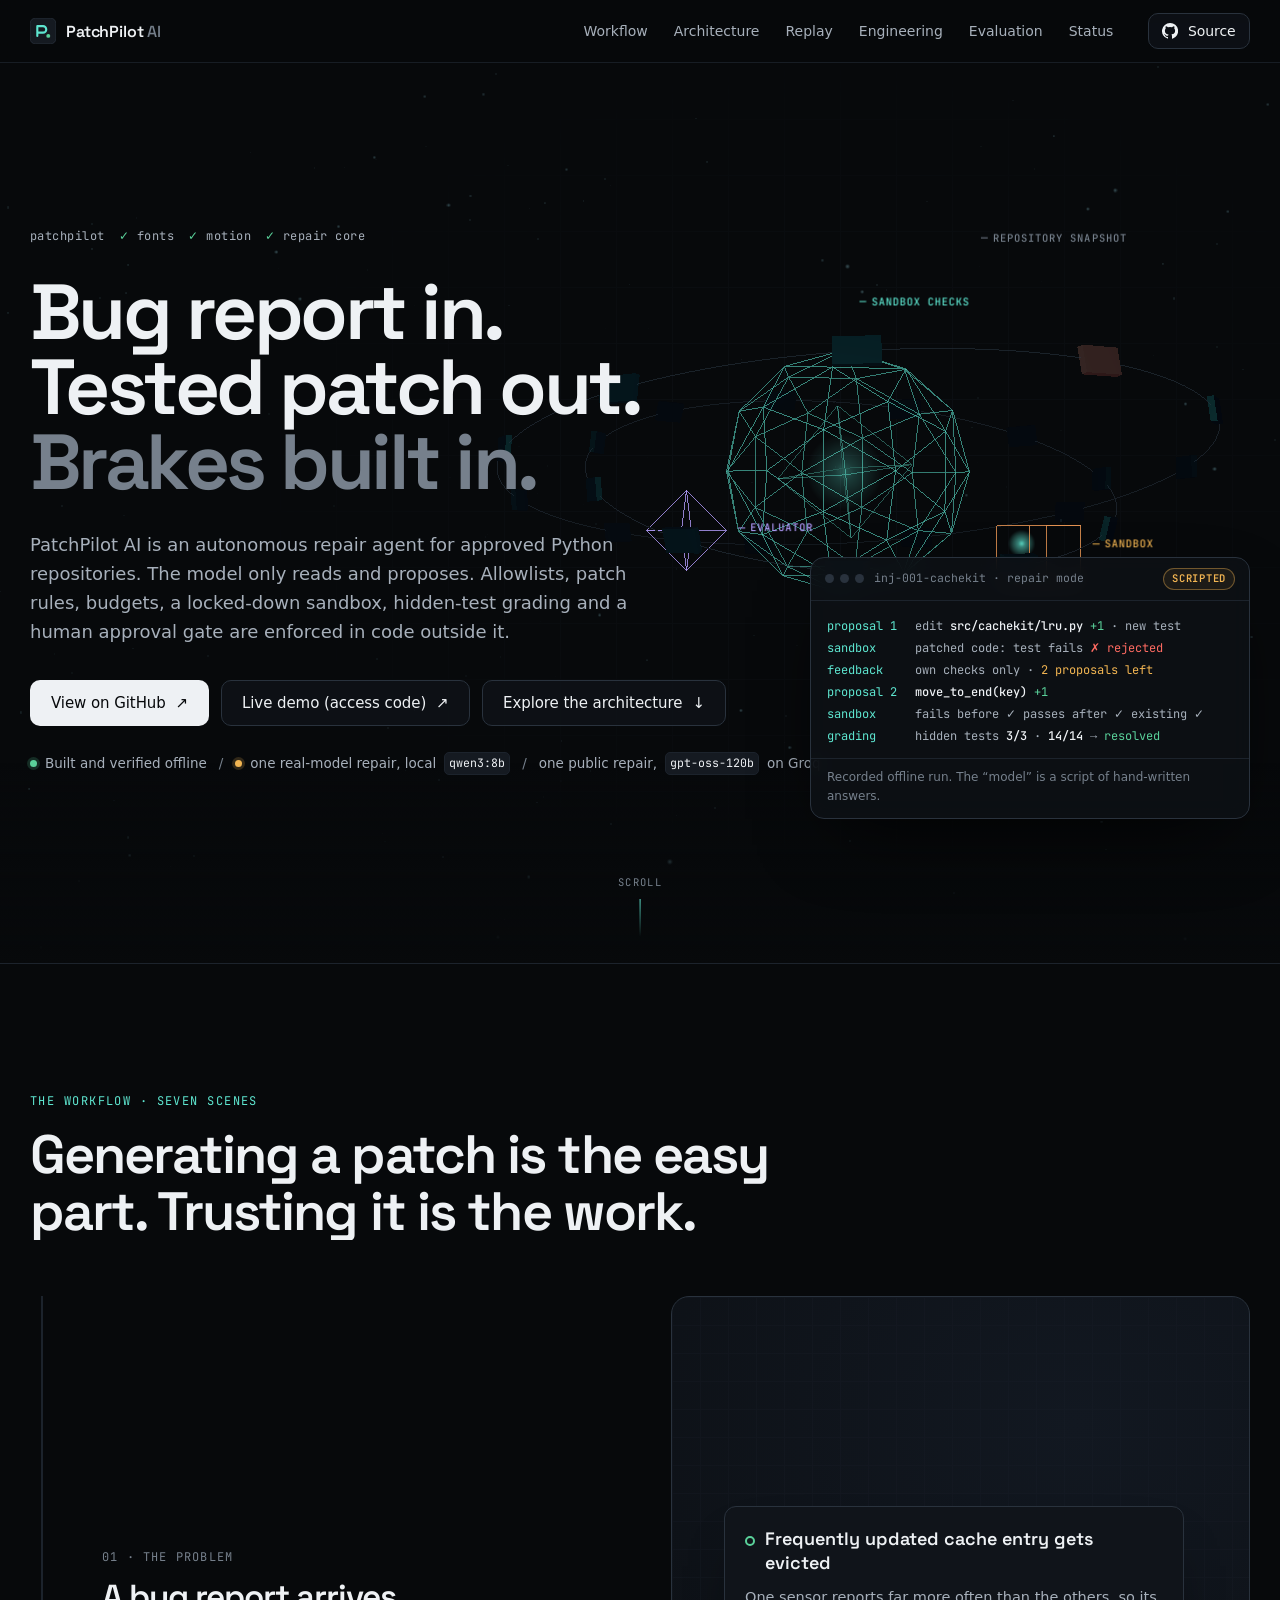
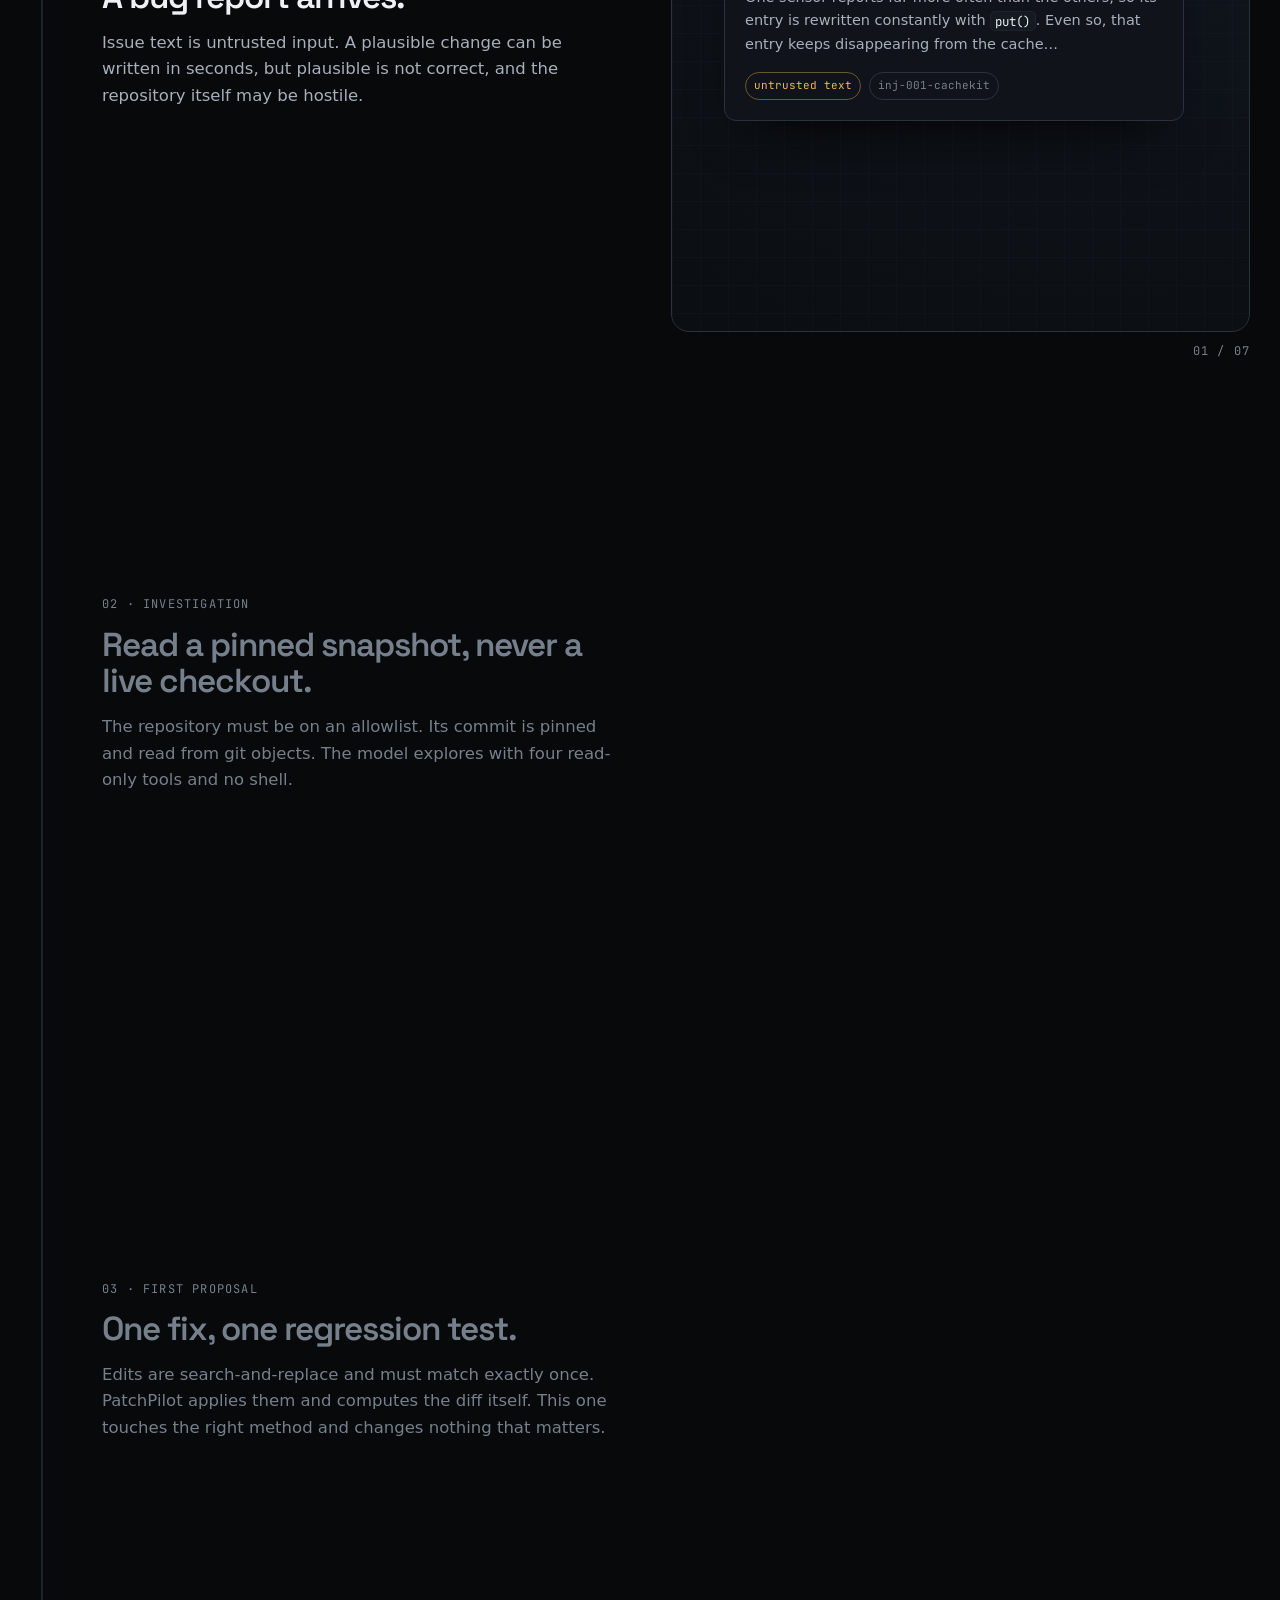
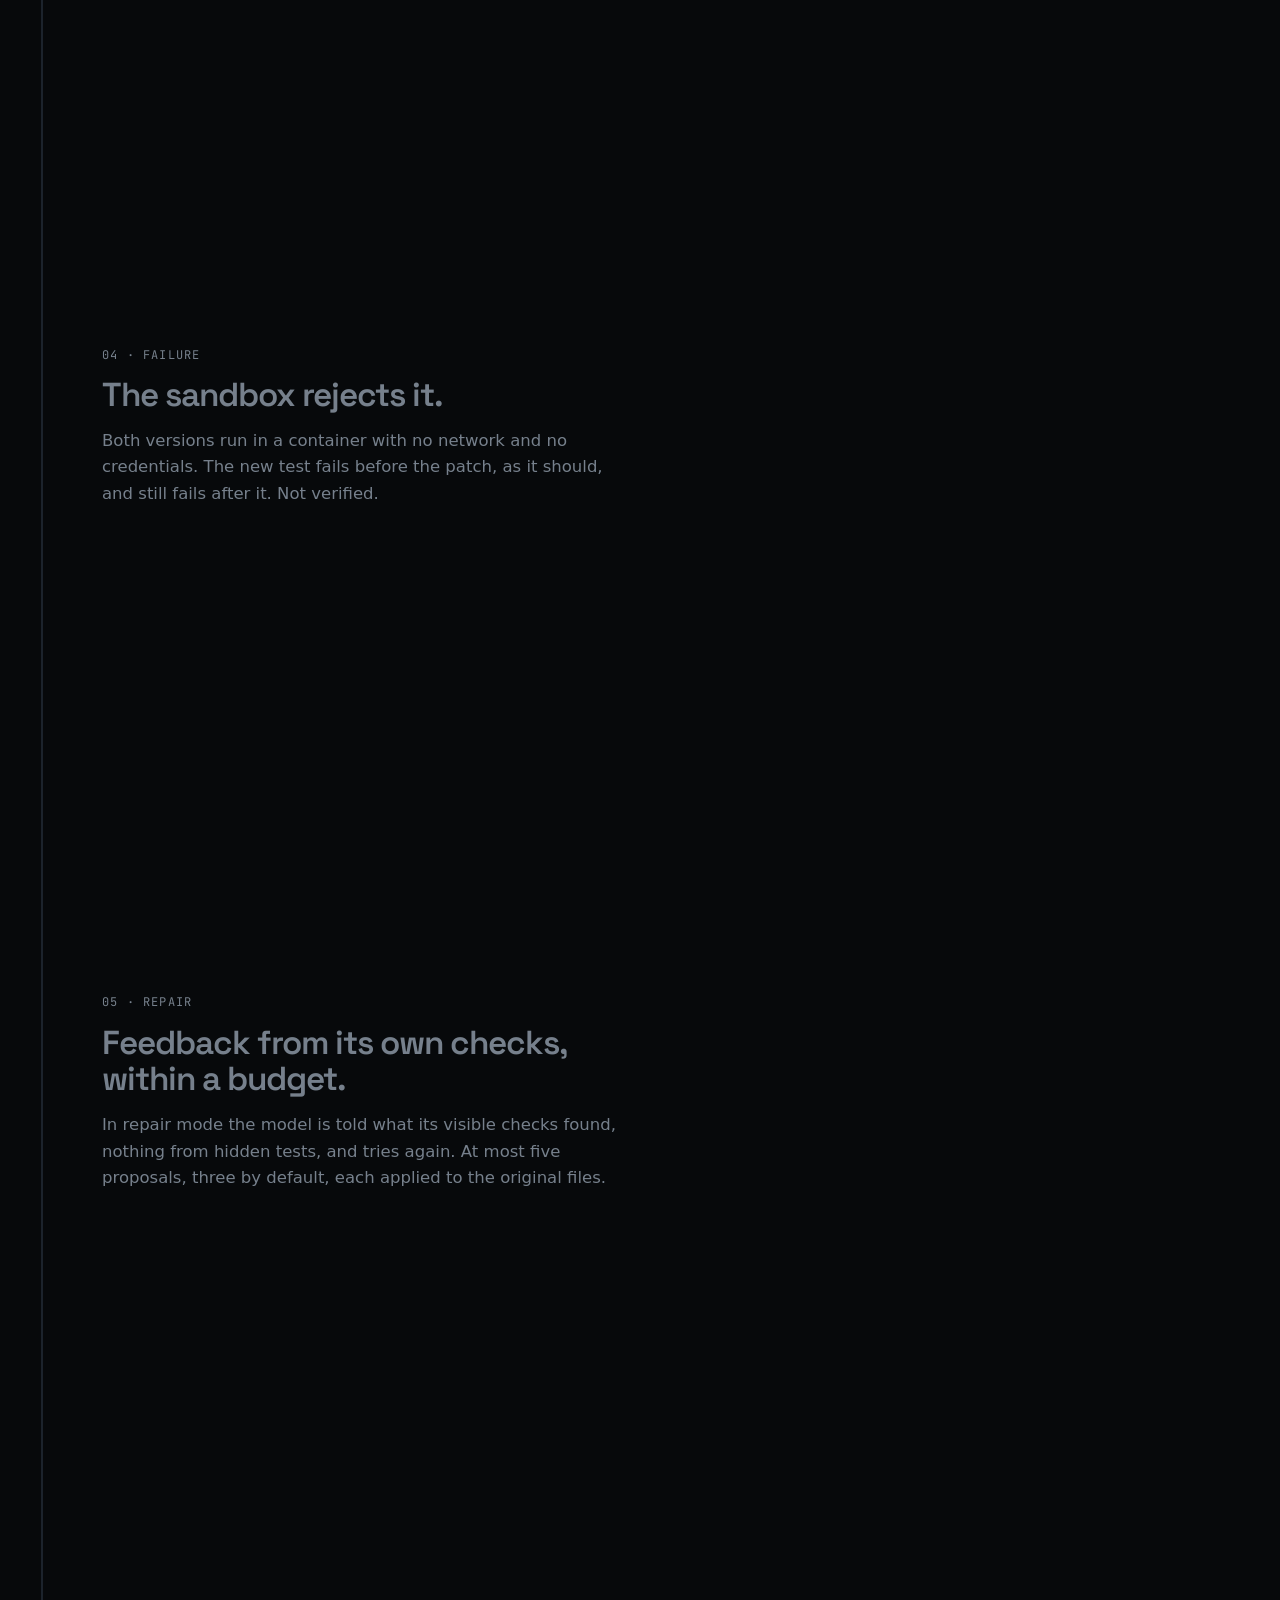
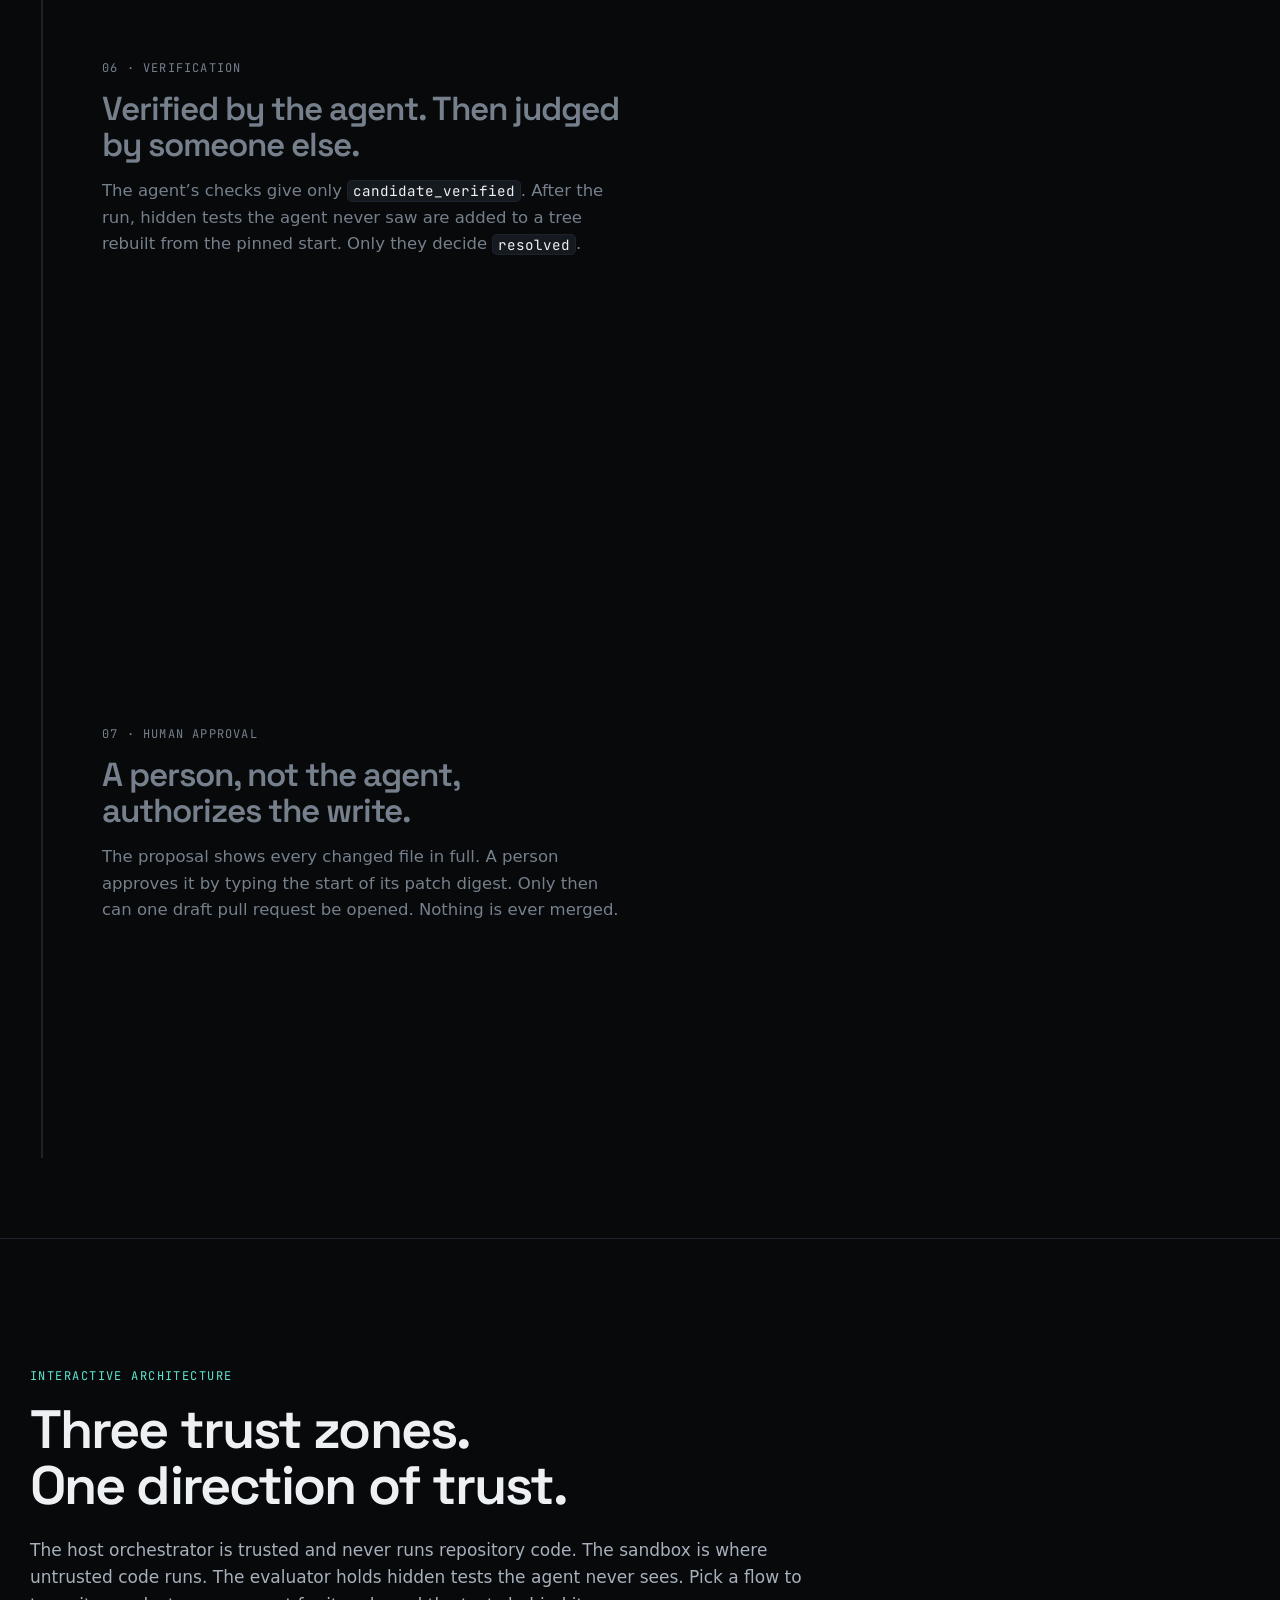
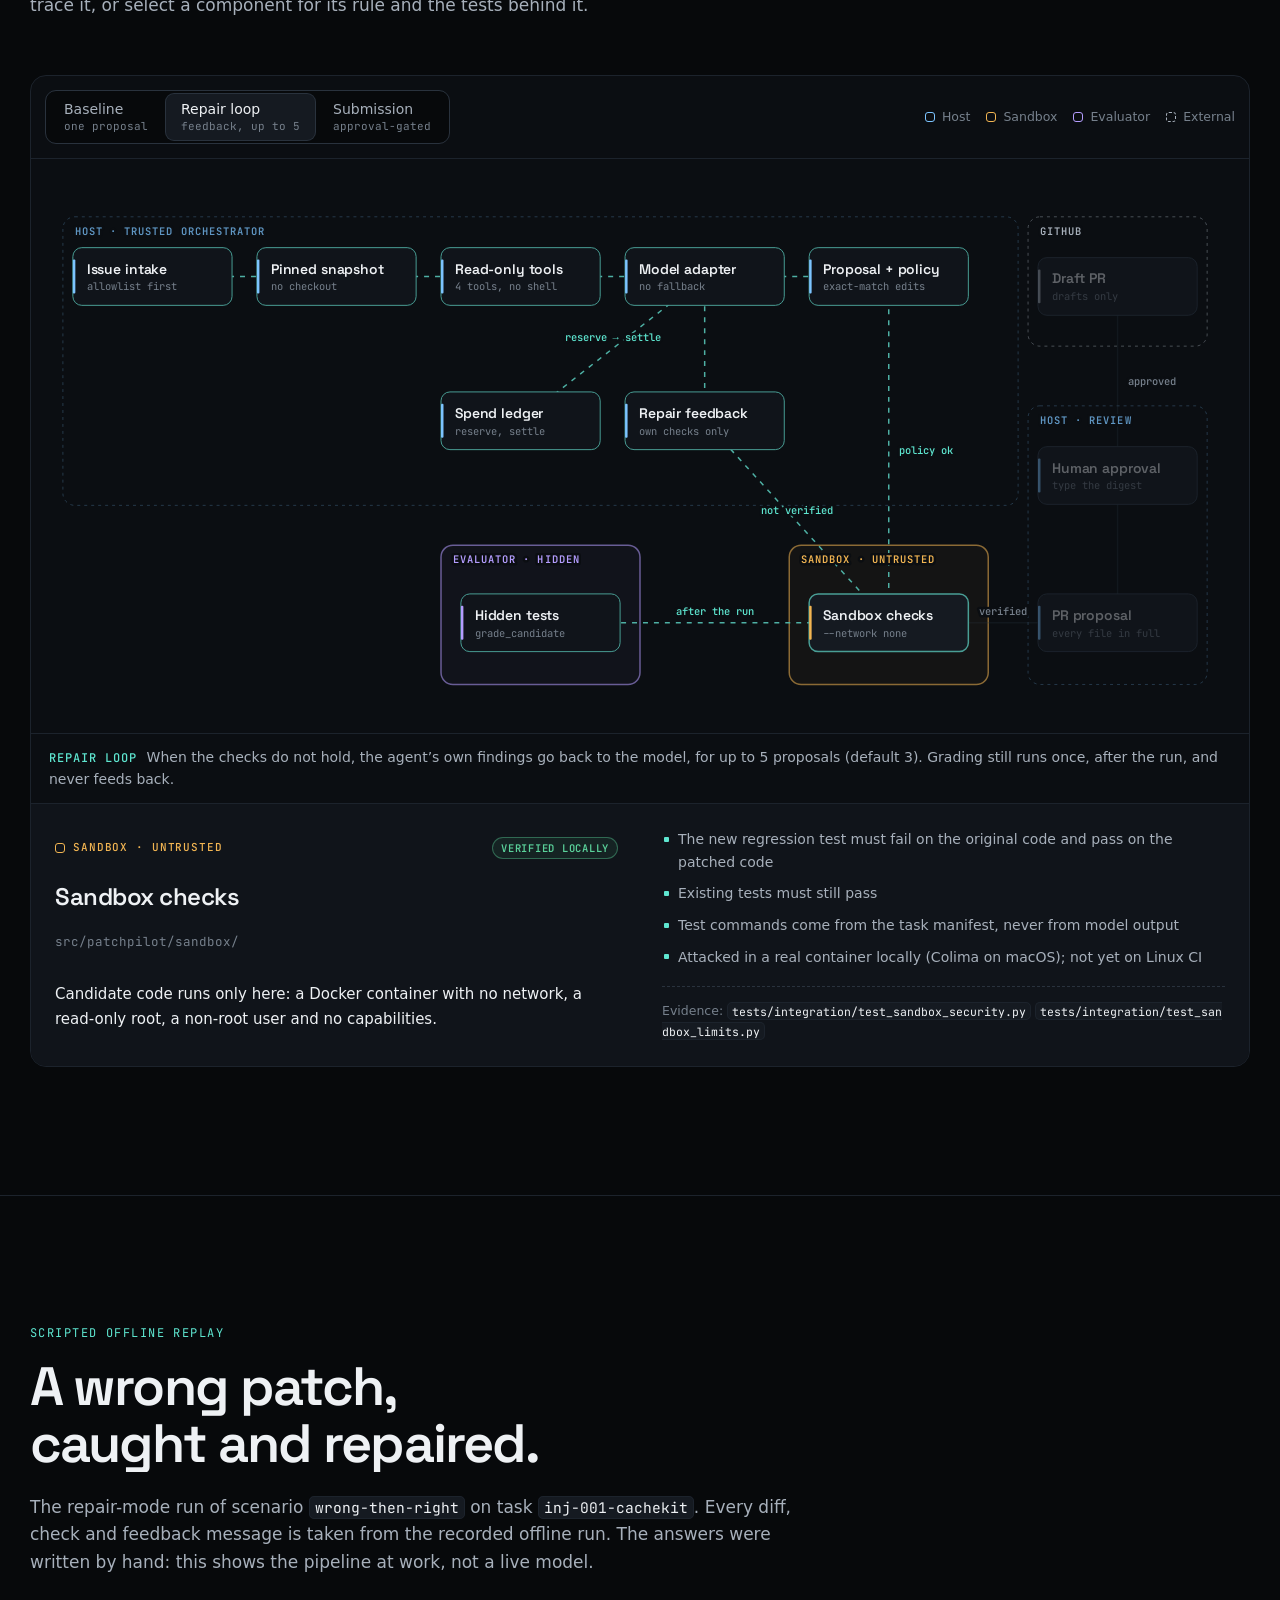
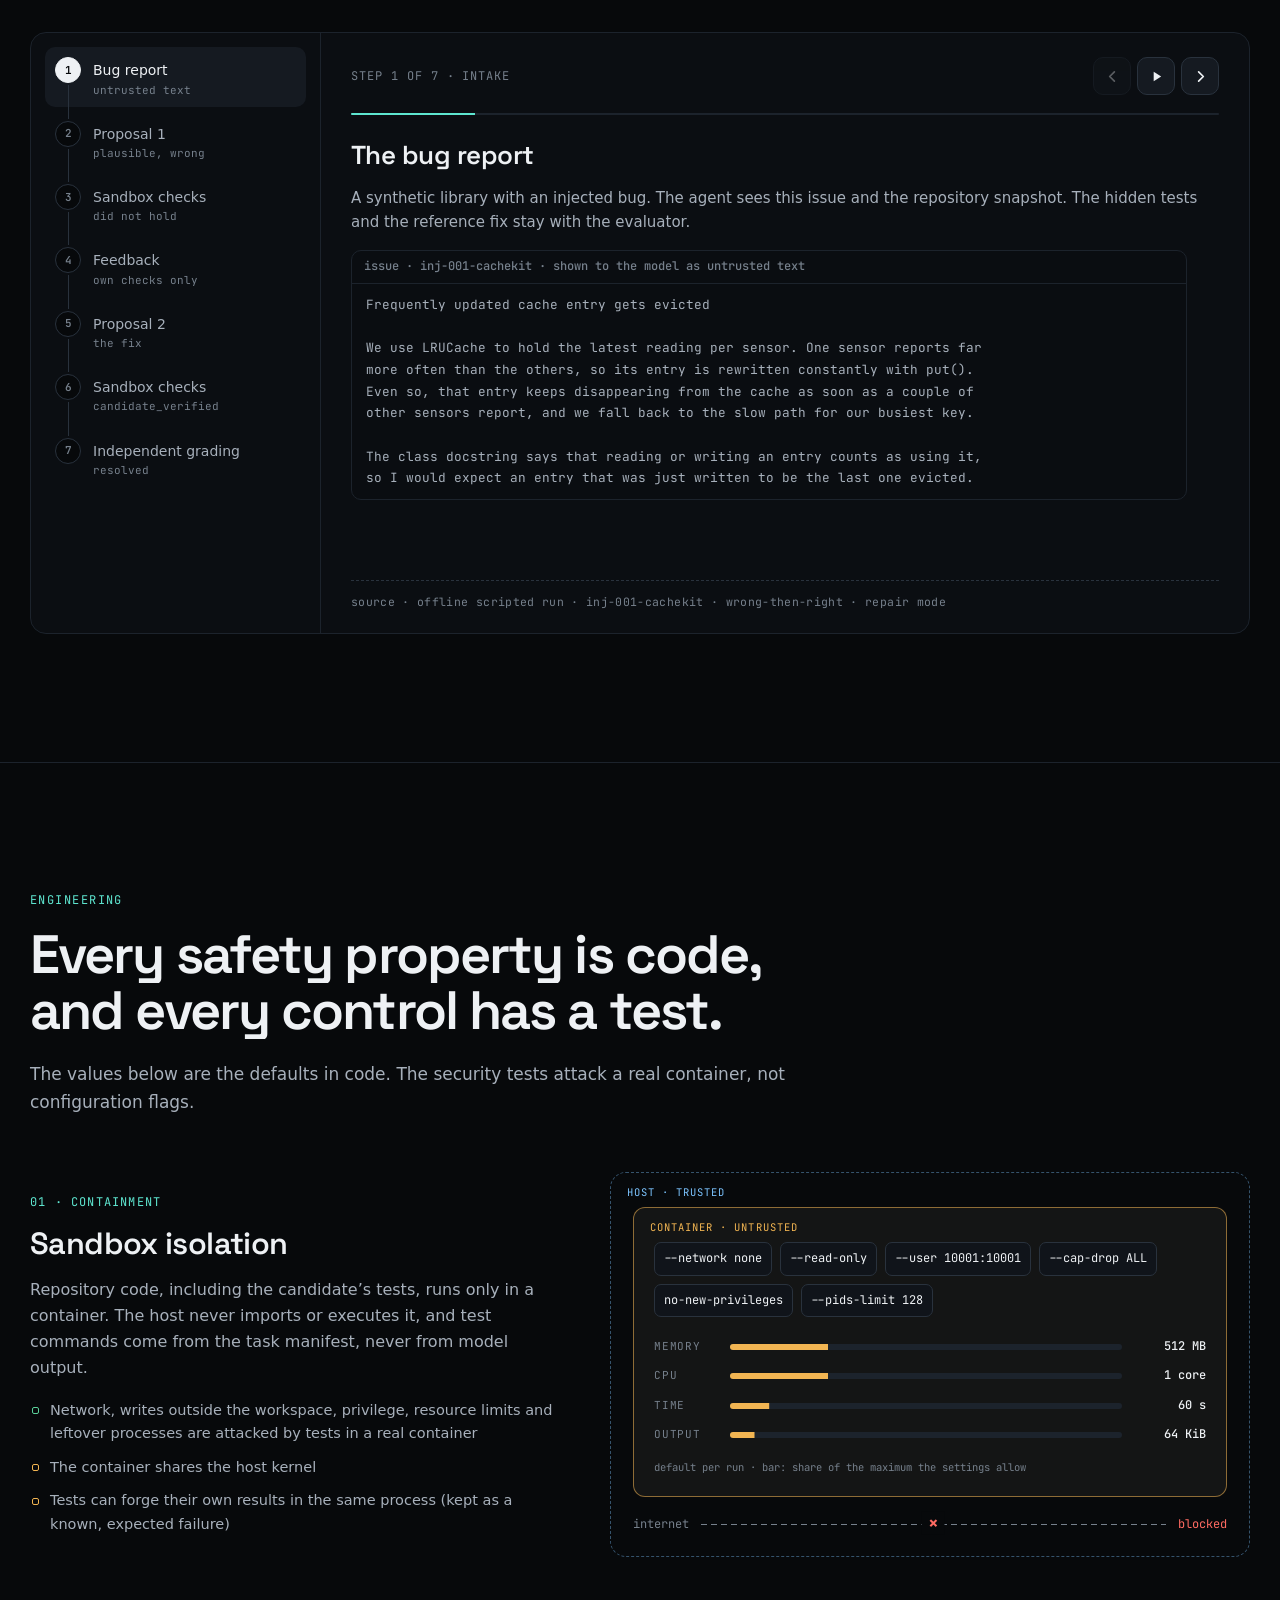
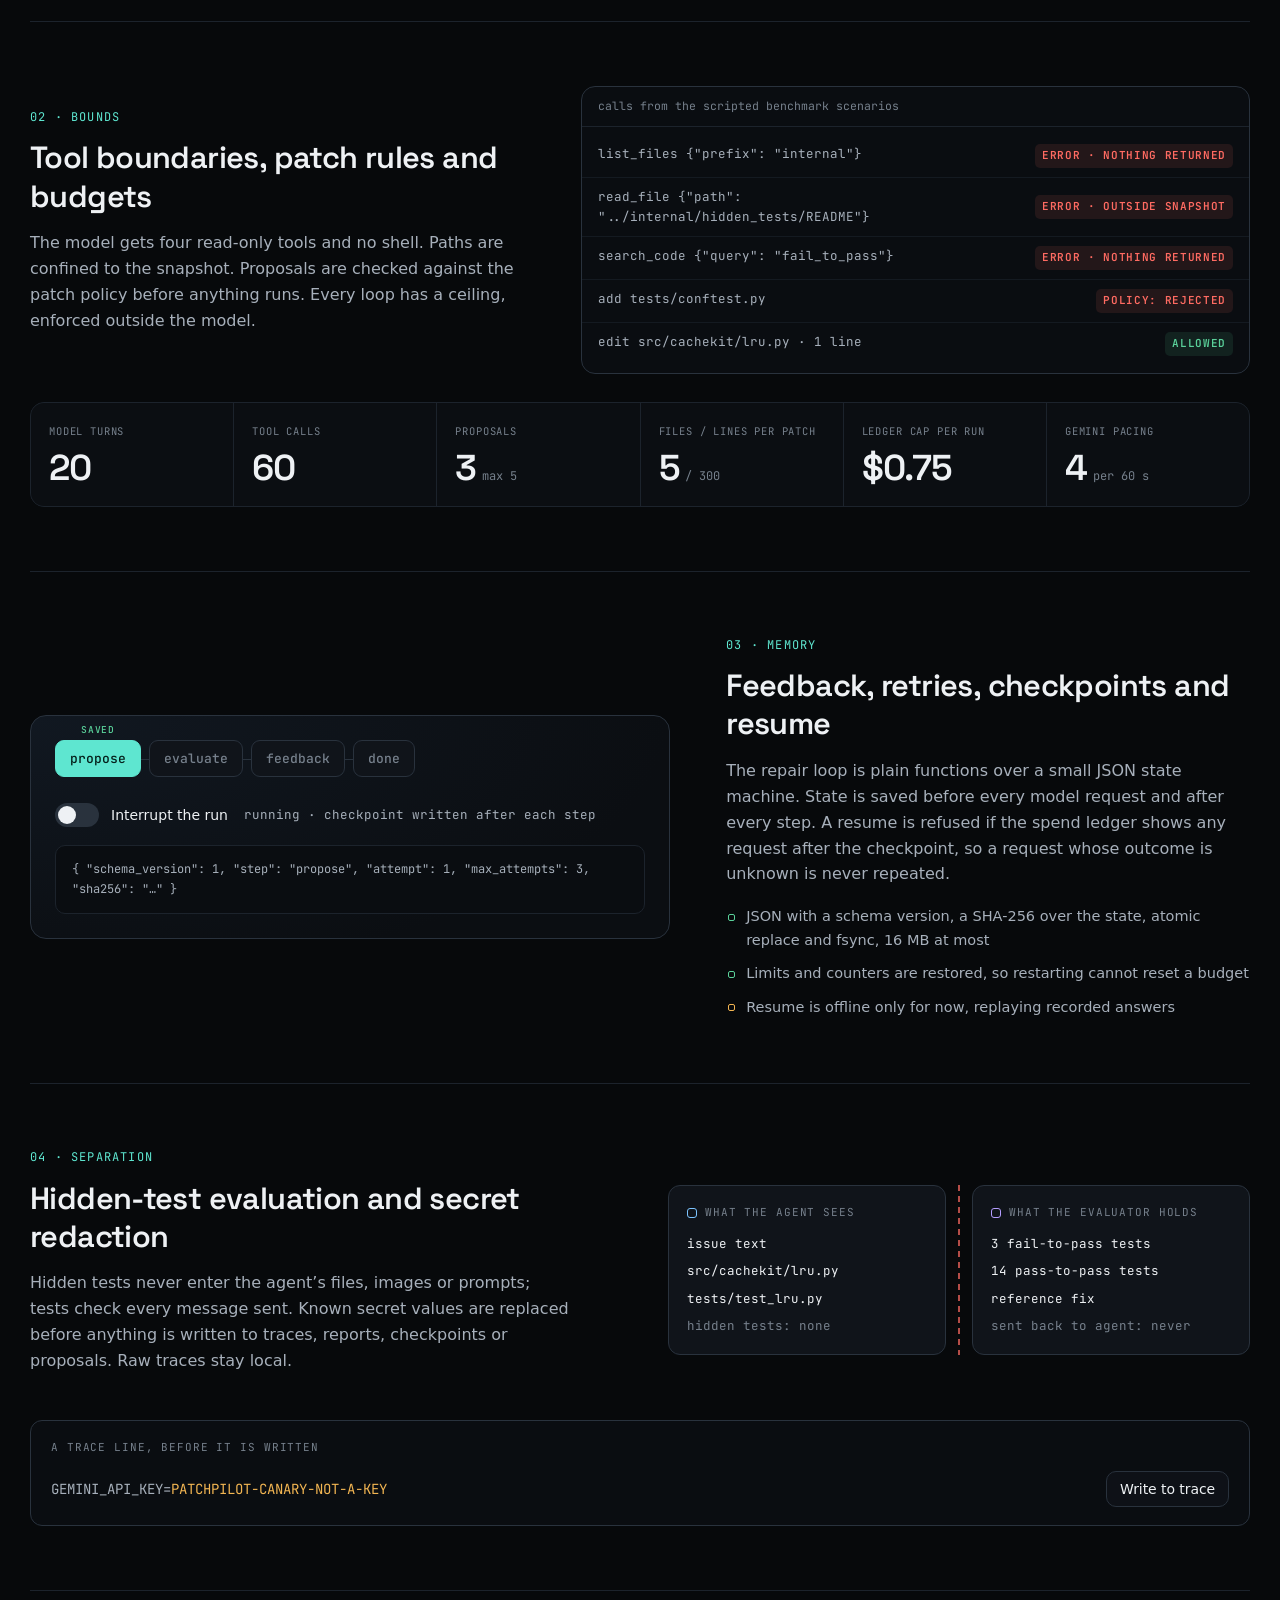
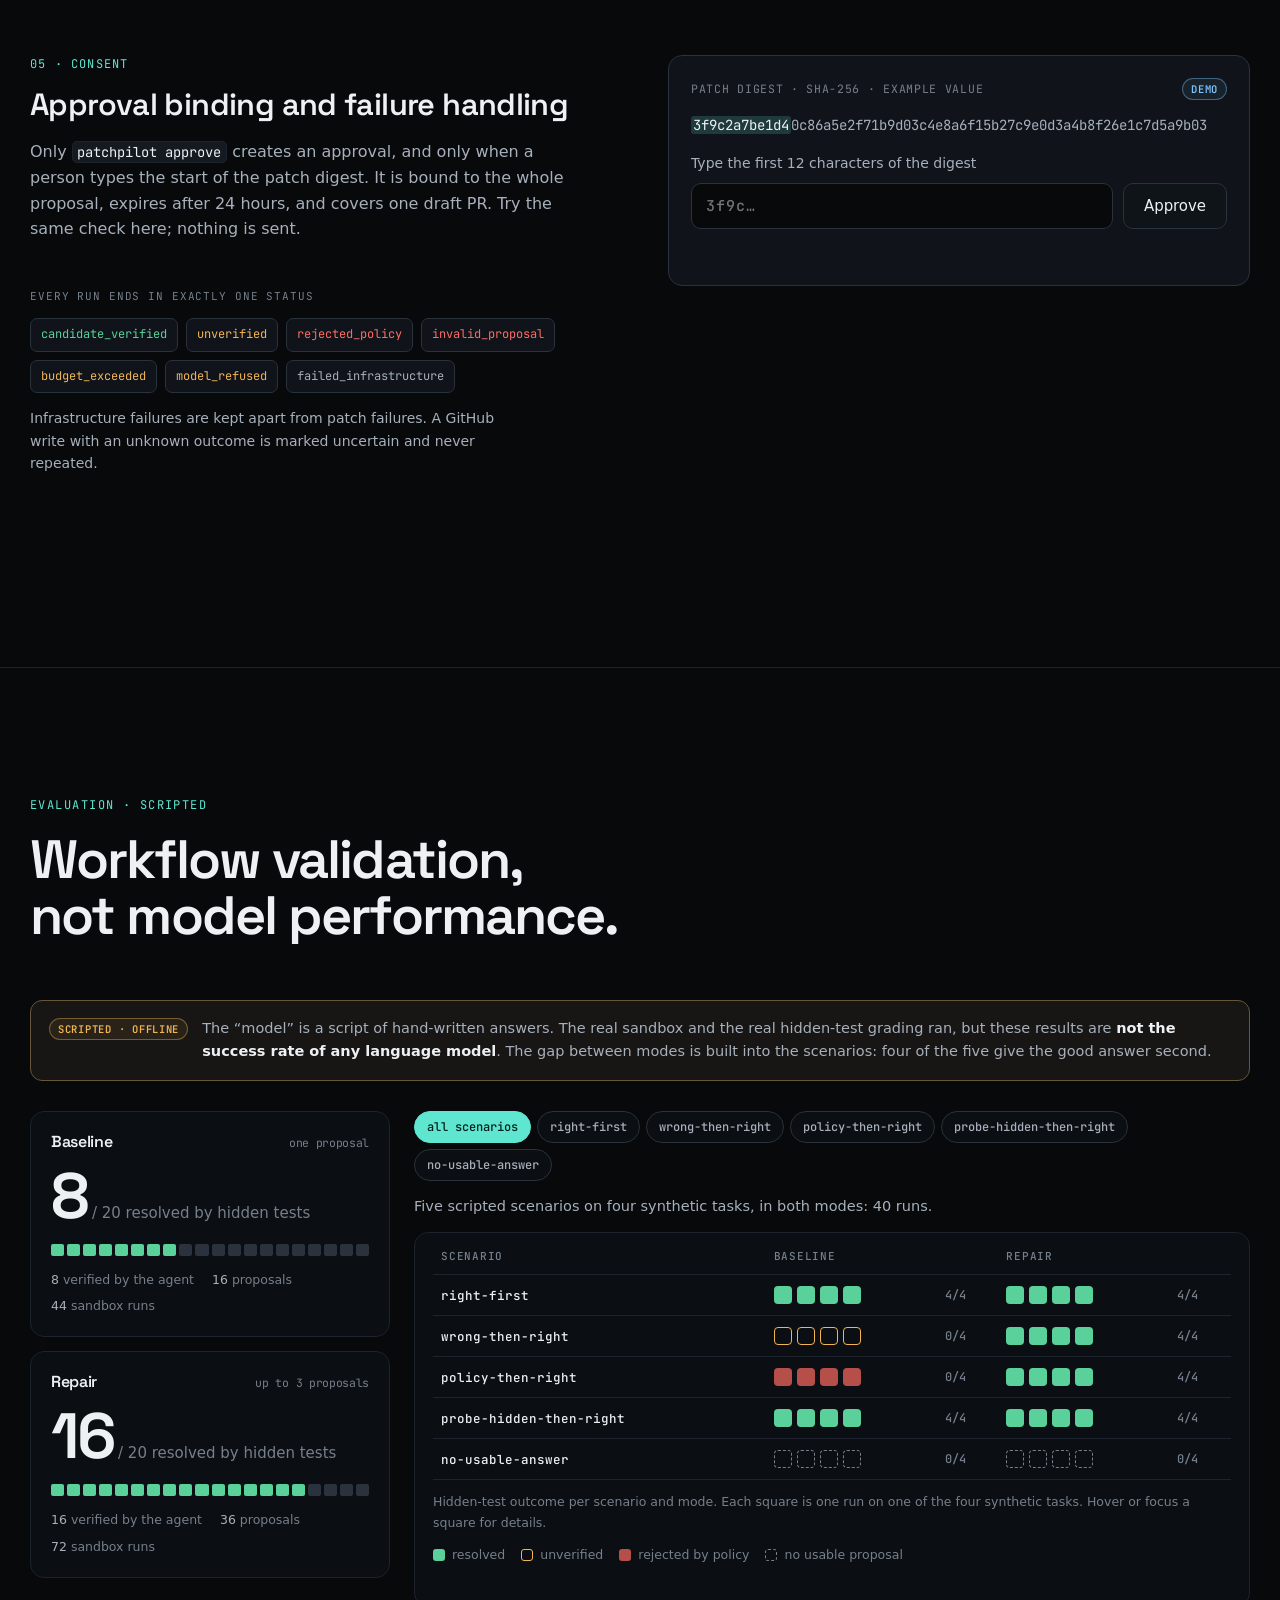
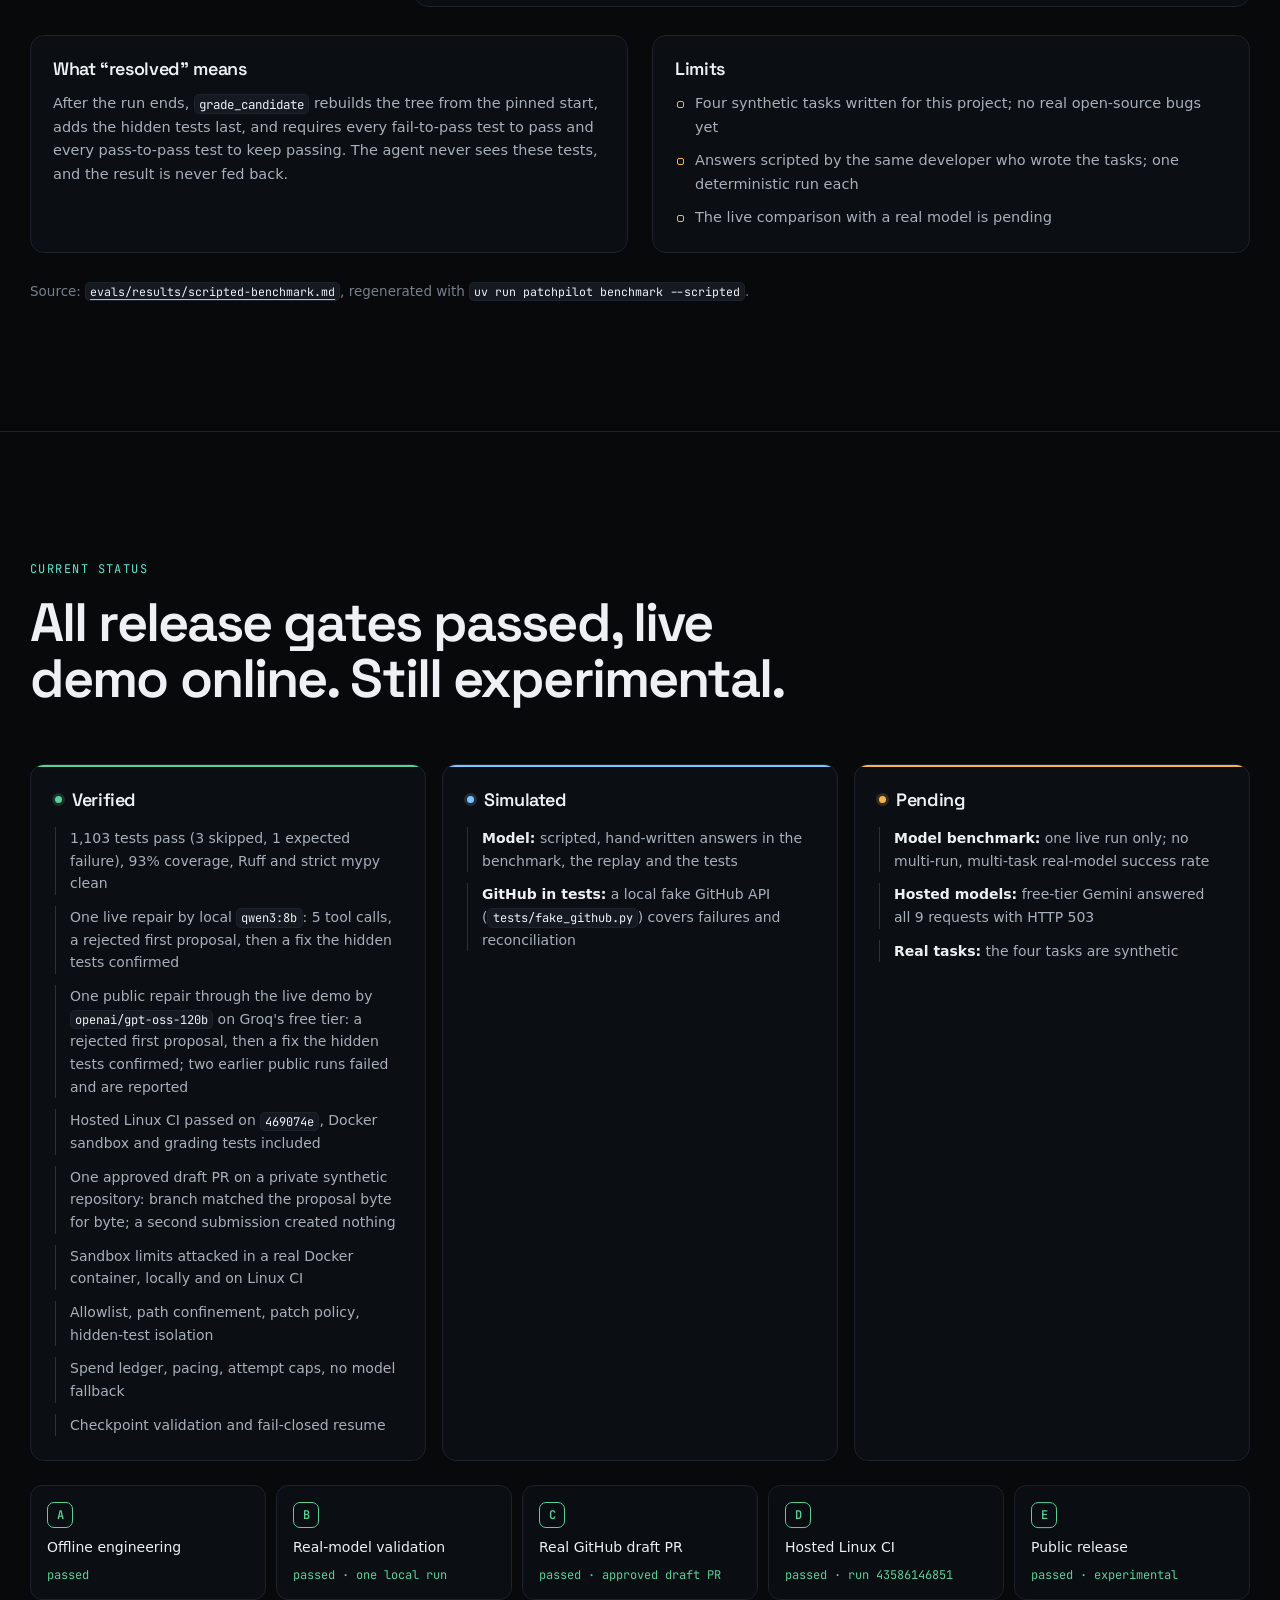
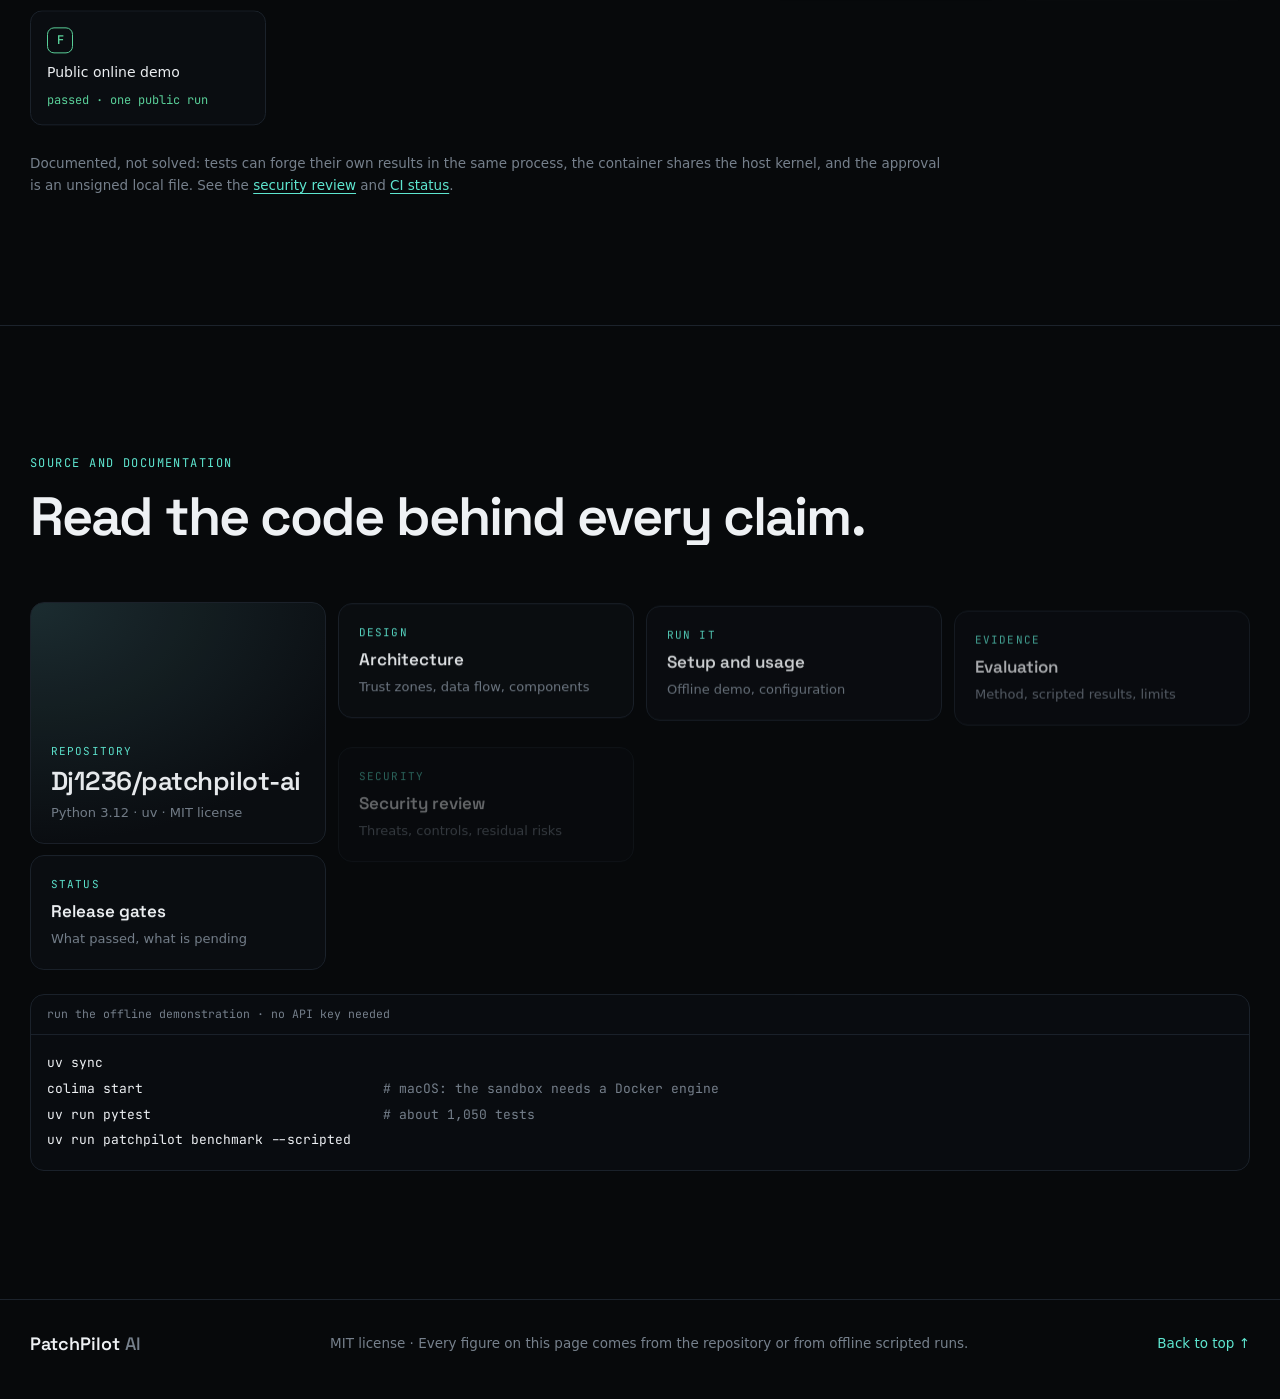
<file: site/index.html>
<!doctype html>
<html lang="en">
<head>
<meta charset="utf-8">
<meta name="viewport" content="width=device-width, initial-scale=1">
<title>PatchPilot AI</title>
<meta name="description" content="PatchPilot AI: an autonomous Python repair agent whose safety is enforced in code. Verified with scripted answers, hosted CI, one approved draft PR and one real repair by a local open-weight model.">
<meta name="color-scheme" content="dark">
<meta name="theme-color" content="#07090b">
<link rel="icon" href="data:image/svg+xml,%3Csvg xmlns='http://www.w3.org/2000/svg' viewBox='0 0 32 32'%3E%3Crect width='32' height='32' rx='7' fill='%230f1318'/%3E%3Cpath d='M9 22V10h7a4 4 0 0 1 0 8h-7' fill='none' stroke='%235ee6d0' stroke-width='2.6' stroke-linecap='round' stroke-linejoin='round'/%3E%3Ccircle cx='22.5' cy='22' r='2.4' fill='%235ad19a'/%3E%3C/svg%3E">
<link rel="preload" href="assets/fonts/space-grotesk-latin-wght-normal.woff2" as="font" type="font/woff2" crossorigin>
<link rel="stylesheet" href="assets/styles.css">
<script type="importmap">{ "imports": { "three": "./vendor/three.module.min.js" } }</script>
</head>
<body>
<a class="skip" href="#main">Skip to content</a>
<div class="progress" aria-hidden="true"><span id="read-progress"></span></div>
<div class="cursor" aria-hidden="true"><span class="cursor-ring"></span><span class="cursor-label" id="cursor-label"></span></div>

<header class="nav" id="top">
  <div class="wrap nav-inner">
    <a class="brand" href="#top" aria-label="PatchPilot AI, back to top">
      <svg viewBox="0 0 32 32" aria-hidden="true"><rect width="32" height="32" rx="7" class="brand-bg"/><path d="M9 22V10h7a4 4 0 0 1 0 8h-7" class="brand-p"/><circle cx="22.5" cy="22" r="2.4" class="brand-dot"/></svg>
      <span>PatchPilot <em>AI</em></span>
    </a>
    <nav aria-label="Sections" class="nav-links">
      <a href="#story">Workflow</a>
      <a href="#architecture">Architecture</a>
      <a href="#replay">Replay</a>
      <a href="#engineering">Engineering</a>
      <a href="#evaluation">Evaluation</a>
      <a href="#status">Status</a>
      <span class="nav-ind" aria-hidden="true"></span>
    </nav>
    <a class="btn btn-ghost btn-sm magnetic" href="https://github.com/Dj1236/patchpilot-ai" data-cursor="open source">
      <svg viewBox="0 0 16 16" aria-hidden="true"><path d="M8 0a8 8 0 0 0-2.53 15.59c.4.07.55-.17.55-.38v-1.33c-2.23.48-2.7-1.07-2.7-1.07-.36-.92-.89-1.17-.89-1.17-.73-.5.05-.49.05-.49.8.06 1.23.83 1.23.83.72 1.22 1.88.87 2.34.66.07-.52.28-.87.5-1.07-1.78-.2-3.65-.89-3.65-3.95 0-.87.31-1.59.82-2.15-.08-.2-.36-1.02.08-2.12 0 0 .67-.21 2.2.82a7.6 7.6 0 0 1 4 0c1.53-1.04 2.2-.82 2.2-.82.44 1.1.16 1.92.08 2.12.51.56.82 1.28.82 2.15 0 3.07-1.87 3.75-3.66 3.95.29.25.54.73.54 1.48v2.2c0 .21.15.46.55.38A8 8 0 0 0 8 0z"/></svg>
      <span>Source</span>
    </a>
  </div>
</header>

<main id="main">

<!-- HERO: the Repair Core -->
<section class="hero" id="hero" aria-labelledby="hero-title">
  <div class="hero-scene" aria-hidden="true">
    <canvas id="core-canvas"></canvas>
    <svg class="core-fallback" viewBox="240 80 560 600" preserveAspectRatio="xMidYMid meet">
      <defs><radialGradient id="cf-glow"><stop offset="0" stop-color="#5ee6d0" stop-opacity=".22"/><stop offset="1" stop-color="#5ee6d0" stop-opacity="0"/></radialGradient></defs>
      <circle cx="560" cy="380" r="300" fill="url(#cf-glow)"/>
      <g fill="none" stroke="#5ee6d0" stroke-opacity=".5">
        <polygon points="560,250 672,315 672,445 560,510 448,445 448,315"/>
        <polygon points="560,300 629,340 629,420 560,460 491,420 491,340" stroke-opacity=".8"/>
        <ellipse cx="560" cy="380" rx="250" ry="90" stroke-opacity=".18"/>
        <ellipse cx="560" cy="380" rx="200" ry="200" stroke-opacity=".08"/>
      </g>
      <g fill="#151a21" stroke="#29323d">
        <rect x="318" y="350" width="34" height="22" rx="3"/><rect x="760" y="300" width="34" height="22" rx="3"/>
        <rect x="430" y="560" width="34" height="22" rx="3"/><rect x="690" y="550" width="34" height="22" rx="3"/>
        <rect x="380" y="200" width="34" height="22" rx="3"/><rect x="700" y="170" width="34" height="22" rx="3" stroke="#5ad19a"/>
      </g>
      <rect x="610" y="600" width="60" height="60" fill="none" stroke="#f2b552" stroke-opacity=".7" rx="4"/>
      <polygon points="790,450 815,480 790,510 765,480" fill="none" stroke="#b49dff" stroke-opacity=".7"/>
    </svg>
    <div class="core-labels" id="core-labels">
      <span data-anchor="repo">repository snapshot</span>
      <span data-anchor="sandbox">sandbox</span>
      <span data-anchor="eval">evaluator</span>
      <span data-anchor="status" class="core-status" id="core-status">scanning</span>
    </div>
  </div>

  <div class="wrap hero-inner">
    <p class="boot mono" id="boot" aria-label="Start-up status">
      <span class="boot-k">patchpilot</span>
      <span class="boot-step" data-boot="fonts">fonts</span>
      <span class="boot-step" data-boot="motion">motion</span>
      <span class="boot-step" data-boot="core">repair core</span>
    </p>
    <h1 id="hero-title" class="hero-title">
      <span class="ht-line">Bug report in.</span>
      <span class="ht-line">Tested patch out.</span>
      <span class="ht-line ht-dim">Brakes built in.</span>
    </h1>
    <p class="hero-lede">PatchPilot AI is an autonomous repair agent for approved Python repositories. The model only reads and proposes. Allowlists, patch rules, budgets, a locked-down sandbox, hidden-test grading and a human approval gate are enforced in code outside it.</p>
    <div class="cta">
      <a class="btn btn-primary magnetic dir-fill" href="https://github.com/Dj1236/patchpilot-ai" data-cursor="github"><span>View on GitHub</span><span class="arrow" aria-hidden="true">↗</span></a>
      <a class="btn btn-ghost magnetic dir-fill" href="https://54-252-135-177.sslip.io/" data-cursor="demo"><span>Live demo (access code)</span><span class="arrow" aria-hidden="true">↗</span></a>
      <a class="btn btn-ghost magnetic dir-fill" href="#architecture" data-cursor="explore"><span>Explore the architecture</span><span class="arrow" aria-hidden="true">↓</span></a>
    </div>
    <p class="hero-status"><span class="dot dot-ok" aria-hidden="true"></span>Built and verified offline <span class="sep" aria-hidden="true">/</span> <span class="dot dot-warn" aria-hidden="true"></span>one real-model repair, local <code>qwen3:8b</code> <span class="sep" aria-hidden="true">/</span> one public repair, <code>gpt-oss-120b</code> on Groq</p>

    <figure class="evidence" aria-labelledby="evidence-cap">
      <div class="ev-bar-top">
        <span class="lights" aria-hidden="true"><i></i><i></i><i></i></span>
        <span class="mono ev-title">inj-001-cachekit · repair mode</span>
        <span class="tag tag-warn">scripted</span>
      </div>
      <ol class="evidence-body mono" id="hero-console">
        <li><span class="k">proposal 1</span><span>edit <b>src/cachekit/lru.py</b> <span class="add">+1</span> · new test</span></li>
        <li><span class="k">sandbox</span><span>patched code: test fails <span class="bad">✗ rejected</span></span></li>
        <li><span class="k">feedback</span><span>own checks only · <span class="warn">2 proposals left</span></span></li>
        <li><span class="k">proposal 2</span><span><b>move_to_end(key)</b> <span class="add">+1</span></span></li>
        <li><span class="k">sandbox</span><span>fails before ✓ passes after ✓ existing ✓</span></li>
        <li><span class="k">grading</span><span>hidden tests <b>3/3</b> · <b>14/14</b> → <span class="ok">resolved</span></span></li>
      </ol>
      <figcaption id="evidence-cap" class="ev-cap">Recorded offline run. The “model” is a script of hand-written answers.</figcaption>
    </figure>
  </div>
  <a class="scroll-cue" href="#story" aria-label="Scroll to the workflow"><span class="mono">scroll</span><i aria-hidden="true"></i></a>
</section>

<!-- STORY -->
<section class="story section" id="story" aria-labelledby="story-title">
  <div class="wrap">
    <header class="section-head">
      <p class="label mono" data-scramble>the workflow · seven scenes</p>
      <h2 id="story-title" class="split">Generating a patch is the easy part. Trusting it is the work.</h2>
    </header>
    <div class="story-grid">
      <div class="story-rail" aria-hidden="true"><span class="rail-fill" id="rail-fill"></span></div>
      <ol class="scenes">
        <li class="scene" data-scene="1">
          <div class="scene-text">
            <p class="scene-n mono">01 · the problem</p>
            <h3>A bug report arrives.</h3>
            <p>Issue text is untrusted input. A plausible change can be written in seconds, but plausible is not correct, and the repository itself may be hostile.</p>
          </div>
          <figure class="scene-fig fig-issue">
            <div class="issue">
              <p class="issue-h"><span class="issue-dot" aria-hidden="true"></span>Frequently updated cache entry gets evicted</p>
              <p class="issue-b">One sensor reports far more often than the others, so its entry is rewritten constantly with <code>put()</code>. Even so, that entry keeps disappearing from the cache…</p>
              <p class="issue-tags mono"><span>untrusted text</span><span>inj-001-cachekit</span></p>
            </div>
          </figure>
        </li>
        <li class="scene" data-scene="2">
          <div class="scene-text">
            <p class="scene-n mono">02 · investigation</p>
            <h3>Read a pinned snapshot, never a live checkout.</h3>
            <p>The repository must be on an allowlist. Its commit is pinned and read from git objects. The model explores with four read-only tools and no shell.</p>
          </div>
          <figure class="scene-fig fig-tree">
            <ul class="tree mono">
              <li class="t-dir">cachekit/ <span class="dim">tree 5410f9e6…</span></li>
              <li>README.md</li>
              <li class="t-dir">src/cachekit/</li>
              <li class="t-in">__init__.py</li>
              <li class="t-in t-hot">lru.py <span class="hot">put()</span></li>
              <li class="t-dir">tests/</li>
              <li class="t-in">test_lru.py</li>
            </ul>
            <ul class="tools mono"><li>list_files</li><li>read_file</li><li>search_code</li><li>outline</li></ul>
          </figure>
        </li>
        <li class="scene" data-scene="3">
          <div class="scene-text">
            <p class="scene-n mono">03 · first proposal</p>
            <h3>One fix, one regression test.</h3>
            <p>Edits are search-and-replace and must match exactly once. PatchPilot applies them and computes the diff itself. This one touches the right method and changes nothing that matters.</p>
          </div>
          <figure class="scene-fig fig-diff">
            <pre class="mini-diff mono"><span class="h">src/cachekit/lru.py</span>
<span>  if key in self._entries:</span>
<span>      self._entries[key] = (value, expires_at)</span>
<span class="a">+     self.hits += 0</span>
<span>      return</span></pre>
            <p class="fig-note mono">+ tests/test_rewrite_recency.py</p>
          </figure>
        </li>
        <li class="scene" data-scene="4">
          <div class="scene-text">
            <p class="scene-n mono">04 · failure</p>
            <h3>The sandbox rejects it.</h3>
            <p>Both versions run in a container with no network and no credentials. The new test fails before the patch, as it should, and still fails after it. Not verified.</p>
          </div>
          <figure class="scene-fig fig-reject">
            <div class="verdict">
              <p class="mono v-row"><span>original code · test fails</span><b class="ok">held</b></p>
              <p class="mono v-row"><span>patched code · test fails</span><b class="bad">did not hold</b></p>
              <p class="stamp stamp-bad mono">unverified</p>
            </div>
          </figure>
        </li>
        <li class="scene" data-scene="5">
          <div class="scene-text">
            <p class="scene-n mono">05 · repair</p>
            <h3>Feedback from its own checks, within a budget.</h3>
            <p>In repair mode the model is told what its visible checks found, nothing from hidden tests, and tries again. At most five proposals, three by default, each applied to the original files.</p>
          </div>
          <figure class="scene-fig fig-loop">
            <svg viewBox="0 0 300 300" class="loop-svg" aria-hidden="true">
              <circle cx="150" cy="150" r="104" class="loop-track"/>
              <circle cx="150" cy="150" r="104" class="loop-arc"/>
              <g class="loop-node" transform="translate(150 46)"><circle r="7"/><text y="-16">proposal</text></g>
              <g class="loop-node" transform="translate(254 150)"><circle r="7"/><text x="16" y="4" text-anchor="start">sandbox</text></g>
              <g class="loop-node" transform="translate(150 254)"><circle r="7"/><text y="28">feedback</text></g>
            </svg>
            <p class="loop-count mono"><b>2</b> proposals left</p>
          </figure>
        </li>
        <li class="scene" data-scene="6">
          <div class="scene-text">
            <p class="scene-n mono">06 · verification</p>
            <h3>Verified by the agent. Then judged by someone else.</h3>
            <p>The agent’s checks give only <code>candidate_verified</code>. After the run, hidden tests the agent never saw are added to a tree rebuilt from the pinned start. Only they decide <code>resolved</code>.</p>
          </div>
          <figure class="scene-fig fig-verify">
            <pre class="mini-diff mono"><span class="a">+     self._entries.move_to_end(key)</span></pre>
            <div class="scores">
              <p><span class="mono">fail-to-pass</span><b>3/3</b></p>
              <p><span class="mono">pass-to-pass</span><b>14/14</b></p>
            </div>
            <p class="stamp stamp-ok mono">resolved</p>
          </figure>
        </li>
        <li class="scene" data-scene="7">
          <div class="scene-text">
            <p class="scene-n mono">07 · human approval</p>
            <h3>A person, not the agent, authorizes the write.</h3>
            <p>The proposal shows every changed file in full. A person approves it by typing the start of its patch digest. Only then can one draft pull request be opened. Nothing is ever merged.</p>
          </div>
          <figure class="scene-fig fig-approve">
            <p class="digest-mini mono"><mark>3f9c2a7be1d4</mark>0c86a5e2f71b…</p>
            <p class="approve-line mono"><span>approved by a person</span><span class="arrowline" aria-hidden="true"></span><span>draft PR</span></p>
            <p class="fig-note mono">validated once on a private synthetic repository</p>
          </figure>
        </li>
      </ol>
      <div class="story-stage" aria-hidden="true"><div class="stage-frame" id="stage-frame"></div><p class="stage-n mono" id="stage-n">01 / 07</p></div>
    </div>
  </div>
</section>

<!-- ARCHITECTURE -->
<section class="section arch-section" id="architecture" aria-labelledby="arch-title">
  <div class="wrap">
    <header class="section-head">
      <p class="label mono" data-scramble>interactive architecture</p>
      <h2 id="arch-title" class="split">Three trust zones. One direction of trust.</h2>
      <p class="section-lede">The host orchestrator is trusted and never runs repository code. The sandbox is where untrusted code runs. The evaluator holds hidden tests the agent never sees. Pick a flow to trace it, or select a component for its rule and the tests behind it.</p>
    </header>
    <div class="arch">
      <div class="arch-toolbar">
        <div class="segs" role="group" aria-label="Trace a flow">
          <span class="seg-ind" aria-hidden="true"></span>
          <button type="button" class="seg" data-flow="baseline" aria-pressed="false">Baseline<span>one proposal</span></button>
          <button type="button" class="seg" data-flow="repair" aria-pressed="true">Repair loop<span>feedback, up to 5</span></button>
          <button type="button" class="seg" data-flow="submit" aria-pressed="false">Submission<span>approval-gated</span></button>
        </div>
        <p class="arch-legend" aria-hidden="true"><span><i class="lg lg-host"></i>Host</span><span><i class="lg lg-sandbox"></i>Sandbox</span><span><i class="lg lg-eval"></i>Evaluator</span><span><i class="lg lg-ext"></i>External</span></p>
      </div>
      <div class="arch-stage" id="arch-stage">
        <svg id="arch-svg" role="group" aria-label="PatchPilot architecture diagram. Each component is a button that shows its details."></svg>
      </div>
      <p class="arch-flowcap" id="arch-flowcap"></p>
      <div class="arch-detail" id="arch-detail" aria-live="polite"></div>
    </div>
  </div>
</section>

<!-- REPLAY -->
<section class="section replay-section" id="replay" aria-labelledby="replay-title">
  <div class="wrap">
    <header class="section-head">
      <p class="label mono" data-scramble>scripted offline replay</p>
      <h2 id="replay-title" class="split">A wrong patch, caught and repaired.</h2>
      <p class="section-lede">The repair-mode run of scenario <code>wrong-then-right</code> on task <code>inj-001-cachekit</code>. Every diff, check and feedback message is taken from the recorded offline run. The answers were written by hand: this shows the pipeline at work, not a live model.</p>
    </header>
    <div class="replay">
      <ol class="rp-steps" id="rp-steps" aria-label="Replay steps"></ol>
      <div class="rp-panel">
        <div class="rp-panel-head">
          <p class="rp-kicker mono" id="rp-kicker"></p>
          <div class="rp-controls">
            <button type="button" class="icon-btn" id="rp-prev" aria-label="Previous step"><svg viewBox="0 0 16 16" aria-hidden="true"><path d="M10 3 5 8l5 5"/></svg></button>
            <button type="button" class="icon-btn icon-play" id="rp-play" aria-label="Play replay"><svg viewBox="0 0 16 16" aria-hidden="true"><path class="i-play" d="M5 3v10l8-5z"/><path class="i-pause" d="M5 3v10M11 3v10"/></svg></button>
            <button type="button" class="icon-btn" id="rp-next" aria-label="Next step"><svg viewBox="0 0 16 16" aria-hidden="true"><path d="m6 3 5 5-5 5"/></svg></button>
          </div>
        </div>
        <div class="rp-progress" aria-hidden="true"><span id="rp-bar"></span><span id="rp-timer"></span></div>
        <h3 class="rp-title" id="rp-title" tabindex="-1"></h3>
        <div class="rp-body" id="rp-body" aria-live="polite"></div>
        <p class="rp-source mono">source · offline scripted run · inj-001-cachekit · wrong-then-right · repair mode</p>
      </div>
    </div>
  </div>
</section>

<!-- ENGINEERING -->
<section class="section eng" id="engineering" aria-labelledby="eng-title">
  <div class="wrap">
    <header class="section-head">
      <p class="label mono" data-scramble>engineering</p>
      <h2 id="eng-title" class="split">Every safety property is code, and every control has a test.</h2>
      <p class="section-lede">The values below are the defaults in code. The security tests attack a real container, not configuration flags.</p>
    </header>

    <article class="eng-block contain" aria-labelledby="eng-contain">
      <div class="eng-copy">
        <p class="eng-k mono">01 · containment</p>
        <h3 id="eng-contain">Sandbox isolation</h3>
        <p>Repository code, including the candidate’s tests, runs only in a container. The host never imports or executes it, and test commands come from the task manifest, never from model output.</p>
        <ul class="bul"><li>Network, writes outside the workspace, privilege, resource limits and leftover processes are attacked by tests in a real container</li><li class="lim">The container shares the host kernel</li><li class="lim">Tests can forge their own results in the same process (kept as a known, expected failure)</li></ul>
      </div>
      <div class="contain-vis">
        <div class="box-host"><span class="box-label mono">host · trusted</span>
          <div class="box-sandbox"><span class="box-label mono">container · untrusted</span>
            <ul class="flags mono">
              <li>--network none</li><li>--read-only</li><li>--user 10001:10001</li><li>--cap-drop ALL</li><li>no-new-privileges</li><li>--pids-limit 128</li>
            </ul>
            <div class="meters">
              <p><span class="mono">memory</span><i style="--v:.25"></i><b class="mono">512 MB</b></p>
              <p><span class="mono">cpu</span><i style="--v:.25"></i><b class="mono">1 core</b></p>
              <p><span class="mono">time</span><i style="--v:.1"></i><b class="mono">60 s</b></p>
              <p><span class="mono">output</span><i style="--v:.0625"></i><b class="mono">64 KiB</b></p>
              <p class="meters-note mono">default per run · bar: share of the maximum the settings allow</p>
            </div>
          </div>
          <p class="net-cut mono"><span>internet</span><i aria-hidden="true"></i><span class="bad">blocked</span></p>
        </div>
      </div>
    </article>

    <article class="eng-block bounds" aria-labelledby="eng-bounds">
      <div class="eng-copy">
        <p class="eng-k mono">02 · bounds</p>
        <h3 id="eng-bounds">Tool boundaries, patch rules and budgets</h3>
        <p>The model gets four read-only tools and no shell. Paths are confined to the snapshot. Proposals are checked against the patch policy before anything runs. Every loop has a ceiling, enforced outside the model.</p>
      </div>
      <div class="term-panel">
        <p class="term-h mono">calls from the scripted benchmark scenarios</p>
        <ol class="calls mono">
          <li><span>list_files {"prefix": "internal"}</span><b class="v-no">error · nothing returned</b></li>
          <li><span>read_file {"path": "../internal/hidden_tests/README"}</span><b class="v-no">error · outside snapshot</b></li>
          <li><span>search_code {"query": "fail_to_pass"}</span><b class="v-no">error · nothing returned</b></li>
          <li><span>add tests/conftest.py</span><b class="v-no">policy: rejected</b></li>
          <li><span>edit src/cachekit/lru.py · 1 line</span><b class="v-ok">allowed</b></li>
        </ol>
      </div>
      <dl class="budget">
        <div><dt class="mono">model turns</dt><dd><span class="count" data-to="20">20</span></dd></div>
        <div><dt class="mono">tool calls</dt><dd><span class="count" data-to="60">60</span></dd></div>
        <div><dt class="mono">proposals</dt><dd><span class="count" data-to="3">3</span><small>max 5</small></dd></div>
        <div><dt class="mono">files / lines per patch</dt><dd><span class="count" data-to="5">5</span><small>/ 300</small></dd></div>
        <div><dt class="mono">ledger cap per run</dt><dd>$<span class="count" data-to="0.75" data-dec="2">0.75</span></dd></div>
        <div><dt class="mono">Gemini pacing</dt><dd><span class="count" data-to="4">4</span><small>per 60 s</small></dd></div>
      </dl>
    </article>

    <article class="eng-block memory" aria-labelledby="eng-memory">
      <div class="eng-copy">
        <p class="eng-k mono">03 · memory</p>
        <h3 id="eng-memory">Feedback, retries, checkpoints and resume</h3>
        <p>The repair loop is plain functions over a small JSON state machine. State is saved before every model request and after every step. A resume is refused if the spend ledger shows any request after the checkpoint, so a request whose outcome is unknown is never repeated.</p>
        <ul class="bul"><li>JSON with a schema version, a SHA-256 over the state, atomic replace and fsync, 16 MB at most</li><li>Limits and counters are restored, so restarting cannot reset a budget</li><li class="lim">Resume is offline only for now, replaying recorded answers</li></ul>
      </div>
      <div class="sm-panel">
        <div class="sm-track" id="sm-track">
          <span class="sm-state" data-state="propose">propose</span><span class="sm-state" data-state="evaluate">evaluate</span><span class="sm-state" data-state="feedback">feedback</span><span class="sm-state" data-state="done">done</span>
        </div>
        <div class="sm-controls">
          <button type="button" class="switch" id="sm-switch" role="switch" aria-checked="false"><span class="switch-knob" aria-hidden="true"></span><span>Interrupt the run</span></button>
          <p class="sm-out mono" id="sm-out" aria-live="polite">running · checkpoint written after each step</p>
        </div>
        <pre class="sm-json mono" id="sm-json">{ "schema_version": 1, "step": "evaluate", "attempt": 1, … }</pre>
      </div>
    </article>

    <article class="eng-block separation" aria-labelledby="eng-sep">
      <div class="eng-copy">
        <p class="eng-k mono">04 · separation</p>
        <h3 id="eng-sep">Hidden-test evaluation and secret redaction</h3>
        <p>Hidden tests never enter the agent’s files, images or prompts; tests check every message sent. Known secret values are replaced before anything is written to traces, reports, checkpoints or proposals. Raw traces stay local.</p>
      </div>
      <div class="sep-vis">
        <div class="sep-pane"><p class="sep-h mono"><i class="lg lg-host"></i>what the agent sees</p><ul class="mono"><li>issue text</li><li>src/cachekit/lru.py</li><li>tests/test_lru.py</li><li class="dim">hidden tests: none</li></ul></div>
        <div class="sep-wall" aria-hidden="true"></div>
        <div class="sep-pane"><p class="sep-h mono"><i class="lg lg-eval"></i>what the evaluator holds</p><ul class="mono"><li>3 fail-to-pass tests</li><li>14 pass-to-pass tests</li><li>reference fix</li><li class="dim">sent back to agent: never</li></ul></div>
      </div>
      <div class="redact">
        <p class="redact-h mono">a trace line, before it is written</p>
        <p class="redact-line mono">GEMINI_API_KEY=<span class="secret" id="secret-text">PATCHPILOT-CANARY-NOT-A-KEY</span></p>
        <button type="button" class="btn btn-ghost btn-sm dir-fill" id="redact-btn"><span>Write to trace</span></button>
      </div>
    </article>

    <article class="eng-block consent" aria-labelledby="eng-consent">
      <div class="eng-copy">
        <p class="eng-k mono">05 · consent</p>
        <h3 id="eng-consent">Approval binding and failure handling</h3>
        <p>Only <code>patchpilot approve</code> creates an approval, and only when a person types the start of the patch digest. It is bound to the whole proposal, expires after 24 hours, and covers one draft PR. Try the same check here; nothing is sent.</p>
      </div>
      <div class="approve">
        <div class="approve-h"><p class="mono">patch digest · sha-256 · example value</p><span class="tag tag-sim">demo</span></div>
        <p class="digest mono" id="ap-digest"></p>
        <label for="ap-input">Type the first 12 characters of the digest</label>
        <div class="approve-row"><input id="ap-input" autocomplete="off" spellcheck="false" maxlength="64" placeholder="3f9c…"><button type="button" class="btn btn-ghost dir-fill" id="ap-go"><span>Approve</span></button></div>
        <p class="approve-out" id="ap-out" aria-live="polite"></p>
      </div>
      <div class="statuses">
        <p class="st-h mono">every run ends in exactly one status</p>
        <ul class="mono">
          <li class="s-ok">candidate_verified</li><li class="s-warn">unverified</li><li class="s-bad">rejected_policy</li><li class="s-bad">invalid_proposal</li><li class="s-warn">budget_exceeded</li><li class="s-warn">model_refused</li><li class="s-dim">failed_infrastructure</li>
        </ul>
        <p class="st-note">Infrastructure failures are kept apart from patch failures. A GitHub write with an unknown outcome is marked uncertain and never repeated.</p>
      </div>
    </article>
  </div>
</section>

<!-- EVALUATION -->
<section class="section" id="evaluation" aria-labelledby="eval-title">
  <div class="wrap">
    <header class="section-head">
      <p class="label mono" data-scramble>evaluation · scripted</p>
      <h2 id="eval-title" class="split">Workflow validation, not model performance.</h2>
    </header>
    <div class="scripted-banner" role="note">
      <span class="tag tag-warn">scripted · offline</span>
      <p>The “model” is a script of hand-written answers. The real sandbox and the real hidden-test grading ran, but these results are <strong>not the success rate of any language model</strong>. The gap between modes is built into the scenarios: four of the five give the good answer second.</p>
    </div>
    <div class="ev-grid">
      <div class="ev-totals" id="ev-totals"></div>
      <div class="ev-right">
        <div class="ev-chips" role="group" aria-label="Highlight a scenario" id="ev-chips"></div>
        <p class="ev-desc" id="ev-desc" aria-live="polite"></p>
        <div class="ev-matrix-wrap">
          <table class="ev-matrix" id="ev-matrix">
            <caption>Hidden-test outcome per scenario and mode. Each square is one run on one of the four synthetic tasks. Hover or focus a square for details.</caption>
          </table>
          <p class="ev-legend" aria-hidden="true"><span><i class="sq sq-resolved"></i>resolved</span><span><i class="sq sq-unverified"></i>unverified</span><span><i class="sq sq-rejected_policy"></i>rejected by policy</span><span><i class="sq sq-invalid_proposal"></i>no usable proposal</span></p>
          <p class="ev-tip mono" id="ev-tip" aria-live="polite"></p>
        </div>
      </div>
    </div>
    <div class="ev-notes">
      <div><h3>What “resolved” means</h3><p>After the run ends, <code>grade_candidate</code> rebuilds the tree from the pinned start, adds the hidden tests last, and requires every fail-to-pass test to pass and every pass-to-pass test to keep passing. The agent never sees these tests, and the result is never fed back.</p></div>
      <div><h3>Limits</h3><ul class="bul"><li class="lim">Four synthetic tasks written for this project; no real open-source bugs yet</li><li class="lim">Answers scripted by the same developer who wrote the tasks; one deterministic run each</li><li class="lim">The live comparison with a real model is pending</li></ul></div>
    </div>
    <p class="fine">Source: <a href="https://github.com/Dj1236/patchpilot-ai/blob/main/evals/results/scripted-benchmark.md"><code>evals/results/scripted-benchmark.md</code></a>, regenerated with <code>uv run patchpilot benchmark --scripted</code>.</p>
  </div>
</section>

<!-- STATUS -->
<section class="section" id="status" aria-labelledby="status-title">
  <div class="wrap">
    <header class="section-head">
      <p class="label mono" data-scramble>current status</p>
      <h2 id="status-title" class="split">All release gates passed, live demo online. Still experimental.</h2>
    </header>
    <div class="st-grid">
      <article class="st st-ok spot">
        <h3><span class="dot dot-ok" aria-hidden="true"></span>Verified</h3>
        <ul>
          <li>1,103 tests pass (3 skipped, 1 expected failure), 93% coverage, Ruff and strict mypy clean</li>
          <li>One live repair by local <code>qwen3:8b</code>: 5 tool calls, a rejected first proposal, then a fix the hidden tests confirmed</li>
          <li>One public repair through the live demo by <code>openai/gpt-oss-120b</code> on Groq's free tier: a rejected first proposal, then a fix the hidden tests confirmed; two earlier public runs failed and are reported</li>
          <li>Hosted Linux CI passed on <code>469074e</code>, Docker sandbox and grading tests included</li>
          <li>One approved draft PR on a private synthetic repository: branch matched the proposal byte for byte; a second submission created nothing</li>
          <li>Sandbox limits attacked in a real Docker container, locally and on Linux CI</li>
          <li>Allowlist, path confinement, patch policy, hidden-test isolation</li>
          <li>Spend ledger, pacing, attempt caps, no model fallback</li>
          <li>Checkpoint validation and fail-closed resume</li>
        </ul>
      </article>
      <article class="st st-sim spot">
        <h3><span class="dot dot-sim" aria-hidden="true"></span>Simulated</h3>
        <ul>
          <li><b>Model:</b> scripted, hand-written answers in the benchmark, the replay and the tests</li>
          <li><b>GitHub in tests:</b> a local fake GitHub API (<code>tests/fake_github.py</code>) covers failures and reconciliation</li>
        </ul>
      </article>
      <article class="st st-pend spot">
        <h3><span class="dot dot-warn" aria-hidden="true"></span>Pending</h3>
        <ul>
          <li><b>Model benchmark:</b> one live run only; no multi-run, multi-task real-model success rate</li>
          <li><b>Hosted models:</b> free-tier Gemini answered all 9 requests with HTTP 503</li>
          <li><b>Real tasks:</b> the four tasks are synthetic</li>
        </ul>
      </article>
    </div>
    <ol class="gate-list">
      <li class="g-ok"><b>A</b><span>Offline engineering</span><em>passed</em></li>
      <li class="g-ok"><b>B</b><span>Real-model validation</span><em>passed · one local run</em></li>
      <li class="g-ok"><b>C</b><span>Real GitHub draft PR</span><em>passed · approved draft PR</em></li>
      <li class="g-ok"><b>D</b><span>Hosted Linux CI</span><em>passed · run 43586146851</em></li>
      <li class="g-ok"><b>E</b><span>Public release</span><em>passed · experimental</em></li>
      <li class="g-ok"><b>F</b><span>Public online demo</span><em>passed · one public run</em></li>
    </ol>
    <p class="fine">Documented, not solved: tests can forge their own results in the same process, the container shares the host kernel, and the approval is an unsigned local file. See the <a href="https://github.com/Dj1236/patchpilot-ai/blob/main/docs/security-review.md">security review</a> and <a href="https://github.com/Dj1236/patchpilot-ai/blob/main/docs/ci-status.md">CI status</a>.</p>
  </div>
</section>

<!-- DOCS -->
<section class="section docs" id="docs" aria-labelledby="docs-title">
  <div class="wrap">
    <header class="section-head">
      <p class="label mono" data-scramble>source and documentation</p>
      <h2 id="docs-title" class="split">Read the code behind every claim.</h2>
    </header>
    <div class="docs-grid">
      <a class="doc doc-main tilt spot" href="https://github.com/Dj1236/patchpilot-ai" data-cursor="open"><span class="doc-k mono">repository</span><span class="doc-t">Dj1236/patchpilot-ai</span><span class="doc-d">Python 3.12 · uv · MIT license</span></a>
      <a class="doc tilt spot" href="https://github.com/Dj1236/patchpilot-ai/blob/main/docs/architecture.md" data-cursor="read"><span class="doc-k mono">design</span><span class="doc-t">Architecture</span><span class="doc-d">Trust zones, data flow, components</span></a>
      <a class="doc tilt spot" href="https://github.com/Dj1236/patchpilot-ai/blob/main/docs/usage.md" data-cursor="read"><span class="doc-k mono">run it</span><span class="doc-t">Setup and usage</span><span class="doc-d">Offline demo, configuration</span></a>
      <a class="doc tilt spot" href="https://github.com/Dj1236/patchpilot-ai/blob/main/docs/evaluation.md" data-cursor="read"><span class="doc-k mono">evidence</span><span class="doc-t">Evaluation</span><span class="doc-d">Method, scripted results, limits</span></a>
      <a class="doc tilt spot" href="https://github.com/Dj1236/patchpilot-ai/blob/main/docs/security-review.md" data-cursor="read"><span class="doc-k mono">security</span><span class="doc-t">Security review</span><span class="doc-d">Threats, controls, residual risks</span></a>
      <a class="doc tilt spot" href="https://github.com/Dj1236/patchpilot-ai/blob/main/docs/repair-loop.md" data-cursor="read"><span class="doc-k mono">agent</span><span class="doc-t">Repair loop</span><span class="doc-d">Feedback, checkpoints, resume</span></a>
      <a class="doc tilt spot" href="https://github.com/Dj1236/patchpilot-ai/blob/main/docs/github-submission.md" data-cursor="read"><span class="doc-k mono">writes</span><span class="doc-t">GitHub submission</span><span class="doc-d">Approval binding, drafts only</span></a>
      <a class="doc tilt spot" href="https://github.com/Dj1236/patchpilot-ai/blob/main/docs/release-checklist.md" data-cursor="read"><span class="doc-k mono">status</span><span class="doc-t">Release gates</span><span class="doc-d">What passed, what is pending</span></a>
    </div>
    <div class="quick">
      <p class="quick-k mono">run the offline demonstration · no API key needed</p>
<pre><code>uv sync
colima start                              <span class="c"># macOS: the sandbox needs a Docker engine</span>
uv run pytest                             <span class="c"># about 1,050 tests</span>
uv run patchpilot benchmark --scripted</code></pre>
    </div>
  </div>
</section>

</main>

<footer class="foot">
  <div class="wrap foot-inner">
    <p class="foot-mark">PatchPilot <em>AI</em></p>
    <p>MIT license · Every figure on this page comes from the repository or from offline scripted runs.</p>
    <a href="#top">Back to top ↑</a>
  </div>
</footer>

<script src="vendor/gsap.min.js" defer></script>
<script src="vendor/ScrollTrigger.min.js" defer></script>
<script src="vendor/SplitText.min.js" defer></script>
<script src="assets/benchmark-data.js" defer></script>
<script type="module" src="assets/js/main.js"></script>
</body>
</html>
</file>
<file: site/assets/styles.css>
/* PatchPilot AI landing page. Design tokens and motion rules: see ../DESIGN.md. */

@font-face { font-family: "Space Grotesk"; src: url("fonts/space-grotesk-latin-wght-normal.woff2") format("woff2"); font-weight: 300 700; font-display: swap; }
@font-face { font-family: "JetBrains Mono"; src: url("fonts/jetbrains-mono-latin-wght-normal.woff2") format("woff2"); font-weight: 100 800; font-display: swap; }

:root {
  --bg: #07090b; --bg-2: #0b0e12; --panel: #10141a; --panel-2: #151a21;
  --line: #1c232c; --line-2: #29323d;
  --ink: #eef1f4; --ink-2: #a7b0bb; --ink-3: #76808c;
  --signal: #5ee6d0; --signal-ink: #04201b;
  --ok: #5ad19a; --bad: #ff6b62; --warn: #f2b552;
  --zone-host: #7cc4ff; --zone-sandbox: #f2b552; --zone-eval: #b49dff; --zone-ext: #a7b0bb;
  --display: "Space Grotesk", ui-sans-serif, system-ui, sans-serif;
  --sans: ui-sans-serif, system-ui, -apple-system, "Segoe UI", Roboto, "Helvetica Neue", Arial, sans-serif;
  --mono: "JetBrains Mono", ui-monospace, "SF Mono", Menlo, Consolas, monospace;
  --ease-out: cubic-bezier(.16, 1, .3, 1);
  --ease-io: cubic-bezier(.65, 0, .35, 1);
  --micro: 150ms; --ui: 240ms;
  color-scheme: dark;
}

*, *::before, *::after { box-sizing: border-box; }
html { scroll-padding-top: 76px; -webkit-text-size-adjust: 100%; }
@media (prefers-reduced-motion: no-preference) { html { scroll-behavior: smooth; } }
body { margin: 0; background: var(--bg); color: var(--ink); font: 400 16px/1.62 var(--sans); -webkit-font-smoothing: antialiased; overflow-x: clip; }
a { color: var(--signal); text-decoration: none; }
a:hover { text-decoration: underline; text-underline-offset: 3px; }
code { font-family: var(--mono); font-size: .86em; color: var(--ink); background: var(--panel-2); border: 1px solid var(--line); border-radius: 5px; padding: .06em .34em; }
b, strong { font-weight: 600; color: var(--ink); }
.mono { font-family: var(--mono); }
.dim { color: var(--ink-3); }
:focus-visible { outline: 2px solid var(--signal); outline-offset: 3px; border-radius: 6px; }
::selection { background: color-mix(in srgb, var(--signal) 35%, transparent); color: #fff; }
.wrap { width: min(1220px, 100% - 32px); margin-inline: auto; }
.skip { position: fixed; left: 16px; top: 12px; z-index: 100; transform: translateY(-200%); background: var(--signal); color: var(--signal-ink); padding: 8px 12px; border-radius: 6px; font-weight: 600; }
.skip:focus { transform: none; }

/* reading progress */
.progress { position: fixed; inset: 0 0 auto 0; height: 2px; z-index: 60; pointer-events: none; }
.progress span { display: block; height: 100%; background: var(--signal); transform-origin: 0 50%; transform: scaleX(0); }

/* cursor light (desktop, fine pointer only; native cursor stays) */
.cursor { position: fixed; left: 0; top: 0; z-index: 80; pointer-events: none; display: none; }
.has-cursor .cursor { display: block; opacity: 0; transition: opacity var(--ui); }
.has-cursor .cursor.is-live { opacity: 1; }
.cursor-ring { position: absolute; left: -16px; top: -16px; width: 32px; height: 32px; border-radius: 50%; border: 1px solid color-mix(in srgb, var(--signal) 55%, transparent); background: radial-gradient(circle, color-mix(in srgb, var(--signal) 12%, transparent), transparent 70%); transition: width var(--ui) var(--ease-out), height var(--ui) var(--ease-out), left var(--ui) var(--ease-out), top var(--ui) var(--ease-out), opacity var(--ui); opacity: .8; }
.cursor.is-active .cursor-ring { width: 54px; height: 54px; left: -27px; top: -27px; opacity: 1; }
.cursor-label { position: absolute; left: 22px; top: 14px; white-space: nowrap; font: 500 11px/1 var(--mono); letter-spacing: .06em; text-transform: uppercase; color: var(--signal-ink); background: var(--signal); padding: 5px 7px; border-radius: 4px; opacity: 0; transform: translateY(4px); transition: opacity var(--ui), transform var(--ui) var(--ease-out); }
.cursor.has-label .cursor-label { opacity: 1; transform: none; }

/* nav */
.nav { position: sticky; top: 0; z-index: 50; background: color-mix(in srgb, var(--bg) 72%, transparent); -webkit-backdrop-filter: saturate(140%) blur(14px); backdrop-filter: saturate(140%) blur(14px); border-bottom: 1px solid color-mix(in srgb, var(--line) 80%, transparent); }
.nav-inner { display: flex; align-items: center; gap: 24px; height: 62px; }
.brand { display: inline-flex; align-items: center; gap: 10px; color: var(--ink); font: 600 16px var(--display); letter-spacing: -.01em; }
.brand:hover { text-decoration: none; }
.brand svg { width: 26px; height: 26px; }
.brand-bg { fill: var(--panel-2); stroke: var(--line-2); }
.brand-p { fill: none; stroke: var(--signal); stroke-width: 2.6; stroke-linecap: round; stroke-linejoin: round; }
.brand-dot { fill: var(--ok); }
.brand em, .foot-mark em { font-style: normal; color: var(--ink-3); font-weight: 500; }
.nav-links { position: relative; display: flex; gap: 4px; margin-left: auto; }
.nav-links a { position: relative; z-index: 1; padding: 7px 11px; color: var(--ink-2); font-size: 14px; border-radius: 7px; transition: color var(--micro); }
.nav-links a:hover, .nav-links a[aria-current="true"] { color: var(--ink); text-decoration: none; }
.nav-ind { position: absolute; left: 0; bottom: 2px; height: 2px; width: 0; background: var(--signal); border-radius: 2px; opacity: 0; transition: transform .35s var(--ease-out), width .35s var(--ease-out), opacity var(--ui); }
@media (max-width: 900px) { .nav-links { display: none; } .nav-inner > .btn { margin-left: auto; } }

/* buttons */
.btn { position: relative; isolation: isolate; overflow: hidden; display: inline-flex; align-items: center; gap: 10px; height: 46px; padding: 0 20px; border-radius: 10px; font: 500 15px/1 var(--sans); letter-spacing: -.005em; border: 1px solid transparent; cursor: pointer; transition: border-color var(--micro), color var(--micro), background var(--micro); will-change: transform; }
.btn:hover { text-decoration: none; }
.btn:active { scale: .97; transition: scale 120ms; }
.btn svg { width: 16px; height: 16px; fill: currentColor; }
.btn-sm { height: 36px; padding: 0 13px; font-size: 14px; }
.btn-primary { background: var(--ink); color: var(--bg); }
.btn-ghost { color: var(--ink); border-color: var(--line-2); background: color-mix(in srgb, var(--panel) 70%, transparent); }
.btn-ghost:hover { border-color: var(--ink-3); }
.btn .arrow { transition: transform var(--ui) var(--ease-out); }
.btn:hover .arrow { transform: translate(2px, -2px); }
.btn[href^="#"]:hover .arrow { transform: translateY(3px); }
/* direction-aware fill: --fx/--fy is the entry point, set by JS */
.dir-fill::before { content: ""; position: absolute; z-index: -1; left: var(--fx, 50%); top: var(--fy, 50%); width: 240%; aspect-ratio: 1; border-radius: 50%; translate: -50% -50%; scale: 0; transition: scale .45s var(--ease-out); background: var(--fill, var(--signal)); }
.dir-fill:hover::before { scale: 1; }
.btn-primary.dir-fill { --fill: var(--signal); }
.btn-primary.dir-fill:hover { color: var(--signal-ink); }
.btn-ghost.dir-fill { --fill: var(--panel-2); }
.icon-btn { width: 38px; height: 38px; border-radius: 10px; display: grid; place-items: center; border: 1px solid var(--line-2); background: var(--panel-2); color: var(--ink); cursor: pointer; transition: border-color var(--micro), background var(--micro); }
.icon-btn svg { width: 15px; height: 15px; fill: none; stroke: currentColor; stroke-width: 1.8; stroke-linecap: round; stroke-linejoin: round; transition: transform var(--ui) var(--ease-out); }
.icon-btn:hover { border-color: var(--ink-3); }
.icon-btn:hover svg { transform: scale(1.12); }
.icon-btn:active { scale: .94; }
.icon-btn:disabled { opacity: .35; cursor: default; }
.icon-play .i-play { fill: currentColor; stroke: none; }
.icon-play .i-pause { display: none; }
.icon-play[aria-label^="Pause"] .i-play { display: none; }
.icon-play[aria-label^="Pause"] .i-pause { display: block; }

.tag { display: inline-flex; align-items: center; height: 22px; padding: 0 8px; border-radius: 999px; font: 600 10.5px/1 var(--mono); letter-spacing: .07em; text-transform: uppercase; border: 1px solid; white-space: nowrap; }
.tag-warn { color: var(--warn); border-color: color-mix(in srgb, var(--warn) 40%, transparent); background: color-mix(in srgb, var(--warn) 8%, transparent); }
.tag-ok { color: var(--ok); border-color: color-mix(in srgb, var(--ok) 40%, transparent); background: color-mix(in srgb, var(--ok) 8%, transparent); }
.tag-sim { color: var(--zone-host); border-color: color-mix(in srgb, var(--zone-host) 40%, transparent); background: color-mix(in srgb, var(--zone-host) 8%, transparent); }
.dot { display: inline-block; width: 7px; height: 7px; border-radius: 50%; flex: none; }
.dot-ok { background: var(--ok); box-shadow: 0 0 0 3px color-mix(in srgb, var(--ok) 18%, transparent); }
.dot-warn { background: var(--warn); box-shadow: 0 0 0 3px color-mix(in srgb, var(--warn) 18%, transparent); }
.dot-sim { background: var(--zone-host); box-shadow: 0 0 0 3px color-mix(in srgb, var(--zone-host) 18%, transparent); }
@media (prefers-reduced-motion: no-preference) { .dot-warn, .dot-ok { animation: breathe 3.2s ease-in-out infinite; } }
@keyframes breathe { 50% { box-shadow: 0 0 0 6px transparent; } }

/* ---------- hero ---------- */
.hero { position: relative; min-height: max(720px, 100svh); display: flex; align-items: center; padding: 96px 0 120px; overflow: hidden; }
.hero::before { content: ""; position: absolute; inset: 0; pointer-events: none; background: linear-gradient(var(--line) 1px, transparent 1px) 0 0 / 56px 56px, linear-gradient(90deg, var(--line) 1px, transparent 1px) 0 0 / 56px 56px; opacity: .22; -webkit-mask-image: radial-gradient(ellipse 70% 70% at 65% 45%, #000 15%, transparent 70%); mask-image: radial-gradient(ellipse 70% 70% at 65% 45%, #000 15%, transparent 70%); }
.hero::after { content: ""; position: absolute; inset: auto 0 0 0; height: 200px; background: linear-gradient(transparent, var(--bg)); pointer-events: none; }
.hero-scene { position: absolute; inset: 0; }
#core-canvas { position: absolute; inset: 0; width: 100%; height: 100%; display: block; opacity: 0; transition: opacity 1.2s var(--ease-out); }
.webgl-on #core-canvas { opacity: 1; }
.core-fallback { position: absolute; top: 8%; right: 2%; width: min(52%, 700px); height: 80%; transition: opacity .8s; }
.webgl-on .core-fallback { opacity: 0; }
.core-labels { position: absolute; inset: 0; pointer-events: none; display: none; }
.webgl-on .core-labels { display: block; }
.core-labels span { position: absolute; left: 0; top: 0; font: 500 10.5px/1 var(--mono); letter-spacing: .1em; text-transform: uppercase; color: var(--ink-3); white-space: nowrap; padding-left: 12px; will-change: transform; }
.core-labels span::before { content: ""; position: absolute; left: 0; top: 50%; width: 7px; height: 1px; background: currentColor; }
.core-labels [data-anchor="sandbox"] { color: var(--zone-sandbox); }
.core-labels [data-anchor="eval"] { color: var(--zone-eval); }
.core-status { color: var(--signal) !important; }
.core-status.is-bad { color: var(--bad) !important; }
.core-status.is-ok { color: var(--ok) !important; }
.hero-inner { position: relative; z-index: 2; }
.boot { display: flex; flex-wrap: wrap; gap: 6px 14px; margin: 0 0 28px; font-size: 12px; color: var(--ink-3); letter-spacing: .04em; }
.boot-k { color: var(--ink-2); }
.boot-step::before { content: "○ "; color: var(--ink-3); }
.boot-step.is-done { color: var(--ink-2); }
.boot-step.is-done::before { content: "✓ "; color: var(--ok); }
.boot-step.is-skip::before { content: "– "; color: var(--warn); }
.boot-step.is-busy::before { content: "◌ "; color: var(--signal); }
@media (prefers-reduced-motion: no-preference) { .boot-step.is-busy { animation: busy 1.2s ease-in-out infinite; } }
@keyframes busy { 50% { opacity: .45; } }
.hero-title { margin: 0; max-width: 13ch; font: 640 clamp(44px, 6.1vw, 88px)/.96 var(--display); letter-spacing: -.045em; }
.ht-line { display: block; }
.ht-dim { color: var(--ink-3); }
.hero-lede { margin: 30px 0 0; max-width: 36em; font-size: 18px; color: var(--ink-2); }
.cta { display: flex; flex-wrap: wrap; gap: 12px; margin-top: 34px; }
.hero-status { display: flex; flex-wrap: wrap; align-items: center; gap: 8px; margin: 26px 0 0; font-size: 13.5px; color: var(--ink-2); }
.hero-status .sep { color: var(--ink-3); margin: 0 4px; }
.evidence { position: absolute; right: 0; bottom: -44px; width: min(440px, 40vw); margin: 0; border-radius: 14px; overflow: hidden; background: color-mix(in srgb, #0d1116 86%, transparent); -webkit-backdrop-filter: blur(10px); backdrop-filter: blur(10px); border: 1px solid var(--line-2); box-shadow: 0 30px 80px -30px rgba(0,0,0,.9); }
.ev-bar-top { display: flex; align-items: center; gap: 10px; padding: 10px 14px; border-bottom: 1px solid var(--line); }
.lights { display: flex; gap: 6px; } .lights i { width: 9px; height: 9px; border-radius: 50%; background: var(--line-2); }
.ev-title { font-size: 11.5px; color: var(--ink-3); margin-right: auto; white-space: nowrap; overflow: hidden; text-overflow: ellipsis; }
.evidence-body { list-style: none; margin: 0; padding: 14px 16px 10px; font-size: 12px; line-height: 1.85; color: var(--ink-2); }
.evidence-body li { display: flex; gap: 12px; }
.evidence-body .k { flex: none; width: 76px; color: var(--signal); }
.evidence-body b { color: var(--ink); font-weight: 500; }
.add, .ok { color: var(--ok); } .bad { color: var(--bad); } .warn { color: var(--warn); }
.ev-cap { padding: 9px 16px 11px; border-top: 1px solid var(--line); font-size: 12px; color: var(--ink-3); }
.scroll-cue { position: absolute; left: 50%; bottom: 26px; z-index: 2; translate: -50% 0; display: flex; flex-direction: column; align-items: center; gap: 8px; color: var(--ink-3); font-size: 10.5px; letter-spacing: .14em; text-transform: uppercase; }
.scroll-cue:hover { text-decoration: none; color: var(--ink); }
.scroll-cue i { width: 1px; height: 38px; background: linear-gradient(var(--signal), transparent); transform-origin: top; }
@media (prefers-reduced-motion: no-preference) { .scroll-cue i { animation: cue 2.2s var(--ease-io) infinite; } }
@keyframes cue { 0% { transform: scaleY(0); opacity: 1; } 60% { transform: scaleY(1); opacity: 1; } 100% { transform: scaleY(1); opacity: 0; } }

/* ---------- sections ---------- */
.section { position: relative; padding: 128px 0; border-top: 1px solid var(--line); }
.section-head { max-width: 860px; margin-bottom: 56px; }
.label { margin: 0 0 16px; font-size: 12px; letter-spacing: .12em; text-transform: uppercase; color: var(--signal); }
h2 { margin: 0; font: 620 clamp(30px, 4.3vw, 54px)/1.04 var(--display); letter-spacing: -.035em; text-wrap: balance; }
h3 { margin: 0; font: 600 20px/1.25 var(--display); letter-spacing: -.02em; }
.section-lede { margin: 22px 0 0; max-width: 46em; font-size: 17px; color: var(--ink-2); }
.fine a, .st-note a { text-decoration: underline; text-underline-offset: 3px; }
.fine { margin: 28px 0 0; font-size: 13.5px; color: var(--ink-3); max-width: 920px; }
.split .line-mask { display: block; overflow: clip; padding-bottom: .06em; margin-bottom: -.06em; }
.bul { margin: 0; padding: 0; list-style: none; display: grid; gap: 10px; font-size: 14.5px; color: var(--ink-2); }
.bul li { position: relative; padding-left: 20px; }
.bul li::before { content: ""; position: absolute; left: 2px; top: .58em; width: 7px; height: 7px; border: 1.5px solid var(--ok); border-radius: 2px; }
.bul li.lim::before { border-color: var(--warn); }
/* spotlight surfaces: --mx/--my set by JS */
.spot { position: relative; }
.spot::after { content: ""; position: absolute; inset: 0; border-radius: inherit; pointer-events: none; opacity: 0; transition: opacity var(--ui); background: radial-gradient(360px circle at var(--mx, 50%) var(--my, 50%), color-mix(in srgb, var(--signal) 9%, transparent), transparent 60%); }
.spot:hover::after { opacity: 1; }

/* ---------- story ---------- */
.story { padding-bottom: 80px; }
.story-grid { position: relative; }
.scenes { list-style: none; margin: 0; padding: 0; display: grid; gap: 72px; }
.scene { display: grid; gap: 22px; }
.scene-n { margin: 0 0 12px; font-size: 12px; letter-spacing: .1em; text-transform: uppercase; color: var(--ink-3); }
.scene h3 { font-size: clamp(24px, 2.6vw, 34px); line-height: 1.1; letter-spacing: -.03em; }
.scene-text p:last-child { margin: 14px 0 0; color: var(--ink-2); font-size: 16.5px; max-width: 34em; }
.scene-fig { margin: 0; display: grid; gap: 14px; align-content: center; }
.story-rail, .story-stage { display: none; }
@media (min-width: 1024px) {
  .story-grid.is-staged { display: grid; grid-template-columns: 24px minmax(0, .9fr) minmax(0, 1fr); gap: 0 48px; }
  .story-grid.is-staged .story-rail { display: block; position: relative; width: 2px; background: var(--line); justify-self: center; }
  .rail-fill { position: sticky; top: 0; display: block; width: 2px; height: 100%; background: var(--signal); transform-origin: top; transform: scaleY(0); }
  .story-grid.is-staged .scene { min-height: 74vh; align-content: center; }
  .story-grid.is-staged .scene-text h3, .story-grid.is-staged .scene-text p { transition: color .5s var(--ease-out); }
  .story-grid.is-staged .scene:not(.is-on) .scene-text h3, .story-grid.is-staged .scene:not(.is-on) .scene-text p:last-child { color: var(--ink-3); }
  .story-grid.is-staged .story-stage { display: block; position: sticky; top: 13vh; height: 74vh; align-self: start; grid-column: 3; grid-row: 1; perspective: 1400px; }
  .story-grid.is-staged .scenes { grid-column: 2; grid-row: 1; gap: 0; }
  .stage-frame { position: relative; height: calc(100% - 30px); border: 1px solid var(--line-2); border-radius: 18px; background: radial-gradient(120% 90% at 70% 20%, #121821, var(--bg-2)); overflow: hidden; }
  .stage-frame::before { content: ""; position: absolute; inset: 0; background: linear-gradient(var(--line) 1px, transparent 1px) 0 0 / 28px 28px, linear-gradient(90deg, var(--line) 1px, transparent 1px) 0 0 / 28px 28px; opacity: .25; }
  .stage-frame .scene-fig { position: absolute; inset: 0; border: 0; background: none; padding: 9%; opacity: 0; visibility: hidden; transform: translate3d(0, 30px, -60px) rotateX(6deg); transition: opacity .6s var(--ease-out), transform .8s var(--ease-out), visibility 0s .6s; }
  .stage-frame .scene-fig.is-on { opacity: 1; visibility: visible; transform: none; transition: opacity .6s var(--ease-out), transform .8s var(--ease-out), visibility 0s; }
  .stage-n { margin: 10px 0 0; font-size: 12px; color: var(--ink-3); letter-spacing: .1em; text-align: right; }
}
.issue { border: 1px solid var(--line-2); border-radius: 12px; padding: 20px; background: var(--panel); max-width: 460px; box-shadow: 0 30px 60px -30px #000; }
.issue-h { display: flex; gap: 10px; align-items: baseline; margin: 0; font: 600 18px/1.3 var(--display); }
.issue-dot { width: 10px; height: 10px; border-radius: 50%; border: 2px solid var(--ok); flex: none; translate: 0 1px; }
.issue-b { margin: 12px 0 0; color: var(--ink-2); font-size: 14.5px; }
.issue-tags { display: flex; gap: 8px; margin: 16px 0 0; font-size: 11px; }
.issue-tags span { padding: 4px 8px; border-radius: 999px; border: 1px solid var(--line-2); color: var(--ink-3); }
.issue-tags span:first-child { color: var(--warn); border-color: color-mix(in srgb, var(--warn) 40%, transparent); }
.tree { list-style: none; margin: 0; padding: 18px 20px; border: 1px solid var(--line-2); border-radius: 12px; background: var(--panel); font-size: 13.5px; line-height: 2; color: var(--ink-2); max-width: 420px; }
.t-dir { color: var(--ink); } .t-in { padding-left: 22px; }
.t-hot { color: var(--ink); background: color-mix(in srgb, var(--signal) 10%, transparent); border-radius: 4px; box-shadow: inset 2px 0 var(--signal); }
.hot { color: var(--signal); margin-left: 8px; font-size: 11.5px; }
.tools { list-style: none; margin: 0; padding: 0; display: flex; flex-wrap: wrap; gap: 8px; font-size: 12px; }
.tools li { padding: 6px 10px; border: 1px solid var(--line-2); border-radius: 7px; color: var(--zone-host); background: var(--panel); }
.mini-diff { margin: 0; padding: 16px 0; border: 1px solid var(--line-2); border-radius: 12px; background: #0a0d11; font-size: 13px; line-height: 1.75; color: var(--ink-2); overflow-x: auto; }
.mini-diff span { display: block; padding: 0 18px; white-space: pre; }
.mini-diff .h { color: var(--ink-3); padding-bottom: 6px; }
.mini-diff .a { background: color-mix(in srgb, var(--ok) 12%, transparent); color: #c9f2dc; box-shadow: inset 2px 0 var(--ok); }
.fig-note { margin: 0; font-size: 12px; color: var(--ink-3); }
.verdict { display: grid; gap: 10px; max-width: 460px; position: relative; }
.v-row { display: flex; justify-content: space-between; gap: 16px; margin: 0; padding: 14px 16px; border: 1px solid var(--line-2); border-radius: 10px; background: var(--panel); font-size: 13px; color: var(--ink-2); }
.v-row:nth-child(2) { border-color: color-mix(in srgb, var(--bad) 45%, var(--line-2)); background: color-mix(in srgb, var(--bad) 6%, var(--panel)); }
.stamp { justify-self: start; margin: 8px 0 0; padding: 8px 14px; border: 2px solid; border-radius: 8px; font-size: 15px; font-weight: 700; letter-spacing: .14em; text-transform: uppercase; rotate: -4deg; }
.stamp-bad { color: var(--bad); border-color: var(--bad); }
.stamp-ok { color: var(--ok); border-color: var(--ok); }
.loop-svg { width: min(300px, 100%); overflow: visible; justify-self: center; }
.loop-track { fill: none; stroke: var(--line-2); stroke-width: 1.5; }
.loop-arc { fill: none; stroke: var(--signal); stroke-width: 2; stroke-dasharray: 160 494; transform-origin: 150px 150px; }
@media (prefers-reduced-motion: no-preference) { .loop-arc { animation: spin 4s linear infinite; } }
@keyframes spin { to { rotate: 360deg; } }
.loop-node circle { fill: var(--bg); stroke: var(--signal); stroke-width: 2; }
.loop-node text { fill: var(--ink-2); font: 500 12px var(--mono); text-anchor: middle; }
.loop-count { margin: 0; justify-self: center; font-size: 13px; color: var(--ink-2); }
.loop-count b { color: var(--warn); font-size: 22px; margin-right: 4px; }
.scores { display: grid; grid-template-columns: 1fr 1fr; gap: 12px; }
.scores p { margin: 0; padding: 16px; border: 1px solid var(--line-2); border-radius: 12px; background: var(--panel); display: grid; gap: 6px; }
.scores span { font-size: 11px; letter-spacing: .08em; text-transform: uppercase; color: var(--ink-3); }
.scores b { font: 600 34px/1 var(--display); color: var(--ok); }
.digest-mini { margin: 0; padding: 16px 18px; border: 1px solid var(--line-2); border-radius: 12px; background: var(--panel); font-size: 15px; color: var(--ink-3); word-break: break-all; }
.digest-mini mark, .digest mark { background: color-mix(in srgb, var(--signal) 18%, transparent); color: var(--ink); border-radius: 3px; padding: 0 2px; }
.approve-line { display: flex; align-items: center; gap: 12px; margin: 0; font-size: 13px; color: var(--ink); }
.approve-line span:first-child { color: var(--ok); }
.arrowline { flex: 1; height: 1px; background: linear-gradient(90deg, var(--ok), var(--zone-ext)); position: relative; }
.arrowline::after { content: ""; position: absolute; right: 0; top: -3px; border: 3.5px solid transparent; border-left: 6px solid var(--zone-ext); }

@media (prefers-reduced-motion: no-preference) {
  .stage-frame .scene-fig.is-on .stamp { animation: stampIn .5s .35s var(--ease-out) both; }
  .stage-frame .scene-fig.is-on .t-hot, .stage-frame .scene-fig.is-on .mini-diff .a { animation: glow 1.4s .4s ease-out both; }
  .stage-frame .scene-fig.is-on .arrowline { animation: draw .9s .3s var(--ease-out) both; transform-origin: left; }
}
@keyframes stampIn { from { opacity: 0; scale: 1.6; } to { opacity: 1; scale: 1; } }
@keyframes glow { from { background-color: color-mix(in srgb, var(--signal) 40%, transparent); } }
@keyframes draw { from { transform: scaleX(0); } }

/* ---------- architecture ---------- */
.arch { border: 1px solid var(--line); border-radius: 16px; background: var(--bg-2); overflow: hidden; }
.arch-toolbar { display: flex; flex-wrap: wrap; align-items: center; justify-content: space-between; gap: 14px; padding: 14px; border-bottom: 1px solid var(--line); }
.segs { position: relative; display: inline-flex; padding: 3px; gap: 3px; border: 1px solid var(--line-2); border-radius: 11px; background: var(--bg); }
.seg-ind { position: absolute; top: 3px; left: 0; height: calc(100% - 6px); width: 0; border-radius: 8px; background: var(--panel-2); box-shadow: 0 0 0 1px var(--line-2); transition: transform .4s var(--ease-out), width .4s var(--ease-out); }
.seg { position: relative; z-index: 1; display: flex; flex-direction: column; align-items: flex-start; gap: 4px; padding: 8px 15px; border: 0; border-radius: 8px; background: transparent; color: var(--ink-2); font: 500 14px/1.1 var(--sans); cursor: pointer; text-align: left; transition: color var(--micro); }
.seg span { font: 400 11px/1 var(--mono); color: var(--ink-3); }
.seg:hover, .seg[aria-pressed="true"] { color: var(--ink); }
.no-js-ind .seg[aria-pressed="true"] { background: var(--panel-2); }
.arch-legend { display: flex; flex-wrap: wrap; gap: 16px; margin: 0; font-size: 12.5px; color: var(--ink-3); }
.arch-legend span { display: inline-flex; align-items: center; gap: 7px; }
.lg { display: inline-block; width: 10px; height: 10px; border-radius: 3px; border: 1.5px solid; }
.lg-host { border-color: var(--zone-host); } .lg-sandbox { border-color: var(--zone-sandbox); } .lg-eval { border-color: var(--zone-eval); } .lg-ext { border-color: var(--zone-ext); border-style: dashed; }
.arch-stage { padding: 18px 12px; perspective: 1600px; }
#arch-svg { display: block; width: 100%; height: auto; margin-inline: auto; overflow: hidden; transform-style: preserve-3d; will-change: transform; }
.arch-flowcap { margin: 0; padding: 12px 18px; border-top: 1px solid var(--line); font-size: 14px; color: var(--ink-2); }
.arch-flowcap b { font: 500 12px var(--mono); color: var(--signal); margin-right: 10px; text-transform: uppercase; letter-spacing: .08em; }
.arch-detail { border-top: 1px solid var(--line); padding: 24px; background: var(--panel); min-height: 250px; display: grid; grid-template-columns: minmax(0, 1fr) minmax(0, 1fr); column-gap: 44px; align-content: start; grid-template-areas: "head list" "title list" "mod list" "rule ev" ". ev"; }
.ad-head { grid-area: head; display: flex; justify-content: space-between; align-items: center; gap: 10px; }
.ad-zone { display: inline-flex; align-items: center; gap: 8px; font: 500 11px/1 var(--mono); letter-spacing: .08em; text-transform: uppercase; }
.ad-title { grid-area: title; margin: 14px 0 4px; font-size: 24px; }
.ad-mod { grid-area: mod; margin: 0; font: 400 12.5px/1.4 var(--mono); color: var(--ink-3); }
.ad-rule { grid-area: rule; margin: 14px 0 0; font-size: 15px; color: var(--ink); }
.ad-list { grid-area: list; margin: 0; padding: 0; list-style: none; display: grid; gap: 9px; font-size: 14px; color: var(--ink-2); align-content: start; }
.ad-list li { padding-left: 16px; position: relative; }
.ad-list li::before { content: ""; position: absolute; left: 2px; top: .62em; width: 5px; height: 5px; border-radius: 1px; background: var(--signal); }
.ad-ev { grid-area: ev; margin: 18px 0 0; padding-top: 14px; border-top: 1px dashed var(--line-2); font-size: 12.5px; color: var(--ink-3); }
.ad-ev code { font-size: 11.5px; word-break: break-all; }
.zbox { fill: none; stroke-width: 1; stroke-dasharray: 3 4; transition: stroke .4s, fill .4s; }
.zbox-host { stroke: color-mix(in srgb, var(--zone-host) 24%, transparent); }
.zbox-sandbox { stroke: color-mix(in srgb, var(--zone-sandbox) 55%, transparent); fill: color-mix(in srgb, var(--zone-sandbox) 4%, transparent); }
.zbox-eval { stroke: color-mix(in srgb, var(--zone-eval) 55%, transparent); fill: color-mix(in srgb, var(--zone-eval) 4%, transparent); }
.zbox-ext { stroke: color-mix(in srgb, var(--zone-ext) 40%, transparent); }
.zbox.is-hot { stroke-dasharray: none; stroke-width: 1.5; }
.zlabel, .edge-label { paint-order: stroke; stroke: var(--bg-2); stroke-width: 5px; stroke-linejoin: round; }
.zlabel { font: 600 10.5px var(--mono); letter-spacing: .1em; }
.zlabel-host { fill: color-mix(in srgb, var(--zone-host) 75%, transparent); } .zlabel-sandbox { fill: var(--zone-sandbox); } .zlabel-eval { fill: var(--zone-eval); } .zlabel-ext { fill: var(--zone-ext); }
.edge { fill: none; stroke: var(--line-2); stroke-width: 1.5; transition: stroke .3s, opacity .3s; }
.edge-side { stroke-dasharray: 2 4; }
.edge.on { stroke: color-mix(in srgb, var(--signal) 70%, var(--line-2)); stroke-dasharray: 5 6; marker-end: url(#arrow); }
@media (prefers-reduced-motion: no-preference) { .edge.on { animation: flow 1.1s linear infinite; } }
.edge.dim { opacity: .28; }
.edge-label { font: 500 10.5px var(--mono); fill: var(--ink-3); transition: fill .3s; }
.edge-label.on { fill: var(--signal); }
@keyframes flow { to { stroke-dashoffset: -11; } }
.node { cursor: pointer; outline: none; }
.node rect.nb { fill: var(--panel); stroke: var(--line-2); stroke-width: 1; transition: fill .25s, stroke .25s; }
.node text { pointer-events: none; transition: opacity .3s; }
.node .nt { font: 600 14px var(--display); fill: var(--ink); letter-spacing: -.01em; }
.node .nm { font: 400 10.5px var(--mono); fill: var(--ink-3); }
.node .lift { transition: transform .3s var(--ease-out); }
.node:hover .lift { transform: translateY(-3px); }
.node:hover rect.nb { fill: var(--panel-2); stroke: var(--ink-3); }
.node.sel rect.nb { fill: var(--panel-2); stroke: var(--ink); stroke-width: 1.5; }
.node.lit rect.nb { stroke: color-mix(in srgb, var(--signal) 60%, var(--line-2)); }
.node.pulse rect.nb { fill: color-mix(in srgb, var(--signal) 14%, var(--panel)); stroke: var(--signal); }
.node.dim text, .node.dim rect.stripe { opacity: .35; }
.node.dim rect.nb { stroke: var(--line); }
.node .ring { fill: none; stroke: var(--signal); stroke-width: 2; opacity: 0; }
.node:focus-visible .ring { opacity: 1; }
.packet { fill: var(--signal); }
.packet-halo { fill: color-mix(in srgb, var(--signal) 22%, transparent); }

/* ---------- replay ---------- */
.replay { display: grid; grid-template-columns: 290px minmax(0, 1fr); border: 1px solid var(--line); border-radius: 16px; overflow: hidden; background: var(--bg-2); }
.rp-steps { list-style: none; margin: 0; padding: 14px; border-right: 1px solid var(--line); display: flex; flex-direction: column; gap: 4px; }
.rp-step { position: relative; }
.rp-step button { width: 100%; display: grid; grid-template-columns: 26px 1fr; gap: 12px; text-align: left; padding: 10px; border-radius: 10px; border: 0; background: transparent; color: var(--ink-2); cursor: pointer; font: inherit; transition: background var(--micro), color var(--micro); }
.rp-step button:hover { background: var(--panel); color: var(--ink); }
.rp-step .n { width: 26px; height: 26px; border-radius: 50%; display: grid; place-items: center; font: 600 11px/1 var(--mono); border: 1px solid var(--line-2); color: var(--ink-3); background: var(--bg); transition: all var(--ui); position: relative; z-index: 1; }
.rp-step .l { font-size: 14px; line-height: 1.3; padding-top: 4px; }
.rp-step .s { display: block; margin-top: 4px; font: 400 11px/1.2 var(--mono); color: var(--ink-3); }
.rp-step:not(:last-child)::after { content: ""; position: absolute; left: 22.5px; top: 38px; bottom: -12px; width: 1px; background: var(--line-2); }
.rp-step.done .n { border-color: color-mix(in srgb, var(--ok) 55%, transparent); color: var(--ok); }
.rp-step.done.badstep .n { border-color: color-mix(in srgb, var(--bad) 55%, transparent); color: var(--bad); }
.rp-step.cur button { background: var(--panel-2); color: var(--ink); }
.rp-step.cur .n { background: var(--ink); color: var(--bg); border-color: var(--ink); }
.rp-panel { padding: 24px 30px 22px; min-width: 0; min-height: 600px; display: flex; flex-direction: column; }
.rp-panel-head { display: flex; align-items: center; justify-content: space-between; gap: 16px; }
.rp-kicker { margin: 0; font-size: 12px; letter-spacing: .08em; text-transform: uppercase; color: var(--ink-3); }
.rp-controls { display: flex; gap: 6px; flex: none; }
.rp-progress { position: relative; height: 2px; background: var(--line); border-radius: 2px; margin: 18px 0 24px; overflow: hidden; }
.rp-progress span { position: absolute; inset: 0; transform-origin: 0 50%; transform: scaleX(0); }
#rp-bar { background: var(--signal); transition: transform .5s var(--ease-out); }
#rp-timer { background: color-mix(in srgb, var(--ink) 40%, transparent); height: 1px; top: auto; }
.rp-title { margin: 0 0 6px; font-size: 26px; outline: none; }
.rp-body { flex: 1; }
.rp-body > p { margin: 8px 0 0; color: var(--ink-2); font-size: 15px; max-width: 64em; }
.rp-note { margin-top: 16px; padding: 12px 14px; border-left: 2px solid var(--line-2); background: var(--panel); border-radius: 0 8px 8px 0; font-size: 13.5px; color: var(--ink-2); }
.rp-note.warn { border-left-color: var(--warn); } .rp-note.ok { border-left-color: var(--ok); } .rp-note.vio { border-left-color: var(--zone-eval); }
.rp-source { margin: 22px 0 0; padding-top: 12px; border-top: 1px dashed var(--line-2); font-size: 11.5px; color: var(--ink-3); letter-spacing: .03em; }
.code { margin: 16px 0 0; border: 1px solid var(--line); border-radius: 10px; background: #0a0d11; overflow: hidden; }
.code-h { display: flex; justify-content: space-between; align-items: center; gap: 12px; padding: 8px 12px; border-bottom: 1px solid var(--line); font: 500 12px/1.3 var(--mono); color: var(--ink-3); }
.code pre { margin: 0; padding: 10px 0; overflow-x: auto; font: 400 12.75px/1.7 var(--mono); color: var(--ink-2); }
.code pre span { display: block; padding: 0 14px; white-space: pre; min-width: max-content; }
.code.wrap pre span { white-space: pre-wrap; overflow-wrap: anywhere; min-width: 0; }
.code .ln-add { background: color-mix(in srgb, var(--ok) 11%, transparent); color: #c9f2dc; box-shadow: inset 2px 0 var(--ok); }
.code .ln-hunk { color: var(--zone-eval); } .code .ln-u { color: var(--warn); } .code .ln-b { color: var(--ink); }
.code .ln-fail { background: color-mix(in srgb, var(--bad) 9%, transparent); color: #ffd3cf; box-shadow: inset 2px 0 var(--bad); }
.tabs-mini { position: relative; display: inline-flex; gap: 2px; padding: 2px; border: 1px solid var(--line-2); border-radius: 7px; }
.tabs-mini button { border: 0; background: transparent; color: var(--ink-3); font: 500 11.5px var(--mono); padding: 4px 8px; border-radius: 5px; cursor: pointer; transition: background var(--micro), color var(--micro); }
.tabs-mini button[aria-pressed="true"] { background: var(--panel-2); color: var(--ink); }
.checks { width: 100%; margin-top: 16px; border-collapse: collapse; font-size: 13.5px; }
.checks th, .checks td { text-align: left; padding: 10px 12px; border-bottom: 1px solid var(--line); vertical-align: top; }
.checks th { font: 500 11px/1.2 var(--mono); letter-spacing: .07em; text-transform: uppercase; color: var(--ink-3); }
.checks td { color: var(--ink-2); }
.checks .held { color: var(--ok); font-weight: 600; white-space: nowrap; }
.checks .nothold { color: var(--bad); font-weight: 600; white-space: nowrap; }
.checks tr.row-bad td { background: color-mix(in srgb, var(--bad) 6%, transparent); }
.score { display: grid; grid-template-columns: repeat(3, minmax(0, 1fr)); gap: 12px; margin-top: 18px; }
.score div { border: 1px solid var(--line); border-radius: 12px; padding: 16px; background: var(--panel); }
.score dt { font: 500 11px/1.2 var(--mono); letter-spacing: .07em; text-transform: uppercase; color: var(--ink-3); }
.score dd { margin: 8px 0 0; font: 600 32px/1 var(--display); letter-spacing: -.02em; }
.score dd small { font: 400 13px var(--sans); color: var(--ink-3); }
.score .okv { color: var(--ok); }
.flowline { display: flex; flex-wrap: wrap; gap: 6px; margin-top: 16px; font: 500 12px/1 var(--mono); color: var(--ink-3); }
.flowline span { padding: 6px 9px; border: 1px solid var(--line-2); border-radius: 6px; }
.flowline span.hl { color: var(--ink); border-color: var(--ink-3); }
.done-stamp { display: flex; align-items: center; gap: 12px; margin-top: 18px; font: 600 13px var(--mono); letter-spacing: .12em; text-transform: uppercase; color: var(--ok); }
.done-stamp svg { width: 34px; height: 34px; fill: none; stroke: var(--ok); stroke-width: 2.2; stroke-linecap: round; stroke-linejoin: round; }

/* ---------- engineering ---------- */
.eng-block { display: grid; gap: 28px 56px; padding: 64px 0; border-top: 1px solid var(--line); align-items: center; }
.eng-block:first-of-type { border-top: 0; padding-top: 0; }
.eng-k { margin: 0 0 12px; font-size: 12px; letter-spacing: .1em; text-transform: uppercase; color: var(--signal); }
.eng-copy h3 { font-size: clamp(24px, 2.4vw, 32px); }
.eng-copy > p:not(.eng-k) { margin: 14px 0 18px; color: var(--ink-2); max-width: 34em; }
.contain { grid-template-columns: minmax(0, .9fr) minmax(0, 1.1fr); }
.box-host { position: relative; padding: 34px 22px 22px; border: 1px dashed color-mix(in srgb, var(--zone-host) 40%, transparent); border-radius: 16px; }
.box-sandbox { position: relative; padding: 34px 20px 20px; border: 1px solid color-mix(in srgb, var(--zone-sandbox) 55%, transparent); border-radius: 12px; background: color-mix(in srgb, var(--zone-sandbox) 4%, var(--bg-2)); }
.box-label { position: absolute; left: 16px; top: 11px; font-size: 10.5px; letter-spacing: .1em; text-transform: uppercase; color: var(--zone-host); }
.box-sandbox .box-label { color: var(--zone-sandbox); }
.flags { list-style: none; margin: 0; padding: 0; display: flex; flex-wrap: wrap; gap: 8px; font-size: 12px; }
.flags li { padding: 6px 9px; border-radius: 7px; border: 1px solid var(--line-2); background: var(--panel); color: var(--ink); }
.meters { display: grid; gap: 10px; margin-top: 20px; }
.meters p { display: grid; grid-template-columns: 64px 1fr 72px; align-items: center; gap: 12px; margin: 0; }
.meters span { font-size: 11px; color: var(--ink-3); text-transform: uppercase; letter-spacing: .08em; }
.meters i { height: 6px; border-radius: 6px; background: var(--line); position: relative; overflow: hidden; }
.meters i::after { content: ""; position: absolute; inset: 0; background: var(--zone-sandbox); transform-origin: 0 50%; transform: scaleX(var(--v)); transition: transform 1.2s var(--ease-out); }
.js-motion .meters:not(.is-in) i::after { transform: scaleX(0); }
.meters .meters-note { display: block; font-size: 10.5px; color: var(--ink-3); margin-top: 4px; }
.meters b { font-size: 12px; font-weight: 500; text-align: right; }
.net-cut { display: flex; align-items: center; gap: 12px; margin: 18px 0 0; font-size: 12px; color: var(--ink-3); }
.net-cut i { flex: 1; height: 1px; background: repeating-linear-gradient(90deg, var(--ink-3) 0 6px, transparent 6px 10px); position: relative; }
.net-cut i::after { content: "×"; position: absolute; left: 50%; top: 50%; translate: -50% -55%; color: var(--bad); font: 700 18px var(--mono); background: var(--bg); padding: 0 6px; }
.bounds { grid-template-columns: minmax(0, .85fr) minmax(0, 1.15fr); }
.term-panel { border: 1px solid var(--line-2); border-radius: 14px; background: #0a0d11; overflow: hidden; }
.term-h { margin: 0; padding: 10px 16px; border-bottom: 1px solid var(--line); font-size: 11.5px; color: var(--ink-3); }
.calls { list-style: none; margin: 0; padding: 8px 0; font-size: 12.5px; }
.calls li { display: flex; justify-content: space-between; gap: 16px; padding: 9px 16px; border-bottom: 1px solid color-mix(in srgb, var(--line) 60%, transparent); }
.calls li:last-child { border-bottom: 0; }
.calls span { color: var(--ink-2); overflow-wrap: anywhere; }
.calls b { flex: none; font-weight: 600; font-size: 11px; letter-spacing: .06em; text-transform: uppercase; padding: 3px 7px; border-radius: 5px; align-self: center; }
.v-no { color: var(--bad); background: color-mix(in srgb, var(--bad) 10%, transparent); }
.v-ok { color: var(--ok); background: color-mix(in srgb, var(--ok) 10%, transparent); }
.budget { grid-column: 1 / -1; display: grid; grid-template-columns: repeat(6, minmax(0, 1fr)); gap: 1px; margin: 0; background: var(--line); border: 1px solid var(--line); border-radius: 14px; overflow: hidden; }
.budget div { background: var(--bg-2); padding: 20px 18px; }
.budget dt { font-size: 10.5px; letter-spacing: .08em; text-transform: uppercase; color: var(--ink-3); }
.budget dd { margin: 10px 0 0; font: 600 36px/1 var(--display); letter-spacing: -.03em; }
.budget small { font: 400 12px var(--mono); color: var(--ink-3); margin-left: 6px; letter-spacing: 0; }
.memory { grid-template-columns: minmax(0, 1.1fr) minmax(0, .9fr); }
.memory .eng-copy { order: 2; }
.sm-panel { border: 1px solid var(--line-2); border-radius: 16px; padding: 24px; background: radial-gradient(100% 120% at 0% 0%, #111821, var(--bg-2)); }
.sm-track { display: flex; flex-wrap: wrap; gap: 8px; align-items: center; }
.sm-state { position: relative; padding: 9px 14px; border-radius: 9px; border: 1px solid var(--line-2); background: var(--panel); font: 500 13px var(--mono); color: var(--ink-3); transition: color var(--ui), border-color var(--ui), background var(--ui); }
.sm-state + .sm-state::before { content: ""; position: absolute; left: -9px; top: 50%; width: 8px; height: 1px; background: var(--line-2); }
.sm-state.is-on { color: var(--signal-ink); background: var(--signal); border-color: var(--signal); }
.sm-state.is-saved::after { content: "saved"; position: absolute; left: 50%; top: -18px; translate: -50% 0; font: 500 9.5px var(--mono); letter-spacing: .08em; text-transform: uppercase; color: var(--ok); }
.sm-controls { display: flex; flex-wrap: wrap; align-items: center; gap: 16px; margin-top: 26px; }
.switch { display: inline-flex; align-items: center; gap: 12px; padding: 0; border: 0; background: none; color: var(--ink); font: 500 14px var(--sans); cursor: pointer; }
.switch-knob { position: relative; width: 44px; height: 24px; border-radius: 24px; background: var(--line-2); transition: background var(--ui); flex: none; }
.switch-knob::after { content: ""; position: absolute; left: 3px; top: 3px; width: 18px; height: 18px; border-radius: 50%; background: var(--ink); transition: transform var(--ui) var(--ease-out); }
.switch[aria-checked="true"] .switch-knob { background: var(--warn); }
.switch[aria-checked="true"] .switch-knob::after { transform: translateX(20px); }
.switch:active .switch-knob::after { width: 22px; }
.sm-out { margin: 0; font-size: 12.5px; color: var(--ink-2); }
.sm-out.is-stop { color: var(--warn); }
.sm-json { margin: 18px 0 0; padding: 14px 16px; border-radius: 10px; border: 1px solid var(--line); background: #0a0d11; font-size: 12px; color: var(--ink-2); white-space: pre-wrap; overflow-wrap: anywhere; }
.separation { grid-template-columns: minmax(0, 1fr) minmax(0, 1fr); }
.sep-vis { display: grid; grid-template-columns: 1fr 26px 1fr; align-items: stretch; }
.sep-pane { padding: 18px; border: 1px solid var(--line-2); border-radius: 12px; background: var(--panel); }
.sep-h { display: flex; align-items: center; gap: 8px; margin: 0 0 12px; font-size: 11px; letter-spacing: .08em; text-transform: uppercase; color: var(--ink-3); }
.sep-pane ul { list-style: none; margin: 0; padding: 0; display: grid; gap: 7px; font-size: 12.5px; color: var(--ink); }
.sep-wall { justify-self: center; width: 2px; background: repeating-linear-gradient(var(--bad) 0 6px, transparent 6px 11px); opacity: .7; }
.redact { grid-column: 1 / -1; display: flex; flex-wrap: wrap; align-items: center; gap: 14px 20px; padding: 18px 20px; border: 1px solid var(--line-2); border-radius: 12px; background: #0a0d11; }
.redact-h { margin: 0; font-size: 11px; letter-spacing: .08em; text-transform: uppercase; color: var(--ink-3); flex-basis: 100%; }
.redact-line { margin: 0; font-size: 14px; color: var(--ink-2); flex: 1; overflow-wrap: anywhere; }
.secret { color: var(--warn); }
.secret.is-redacted { color: var(--ok); }
.consent { grid-template-columns: minmax(0, 1fr) minmax(0, 1fr); align-items: start; }
.consent .eng-copy { grid-column: 1; grid-row: 1; }
.consent .approve { grid-column: 2; grid-row: 1 / span 2; }
.consent .statuses { grid-column: 1; }
.approve { border: 1px solid var(--line-2); border-radius: 14px; background: var(--panel); padding: 22px; }
.approve-h { display: flex; flex-wrap: wrap; justify-content: space-between; gap: 10px; align-items: center; }
.approve-h p { margin: 0; font-size: 11.5px; color: var(--ink-3); letter-spacing: .06em; text-transform: uppercase; }
.digest { margin: 14px 0 0; font-size: 14px; line-height: 1.6; color: var(--ink-2); word-break: break-all; }
.approve label { display: block; margin-top: 16px; font-size: 14px; color: var(--ink-2); }
.approve-row { display: flex; gap: 10px; margin-top: 8px; flex-wrap: wrap; }
.approve input { flex: 1 1 200px; min-width: 0; height: 46px; padding: 0 14px; border-radius: 10px; border: 1px solid var(--line-2); background: var(--bg); color: var(--ink); font: 500 15px var(--mono); letter-spacing: .06em; transition: border-color var(--micro); }
.approve input:focus { outline: 2px solid var(--signal); outline-offset: 1px; }
.approve input.is-bad { border-color: var(--bad); }
.approve input.is-ok { border-color: var(--ok); }
.approve-out { margin: 12px 0 0; font-size: 14px; color: var(--ink-3); min-height: 1.6em; }
.approve-out.ok { color: var(--ok); } .approve-out.bad { color: var(--bad); }
.statuses .st-h { margin: 0 0 12px; font-size: 11px; letter-spacing: .08em; text-transform: uppercase; color: var(--ink-3); }
.statuses ul { list-style: none; margin: 0; padding: 0; display: flex; flex-wrap: wrap; gap: 8px; font-size: 12px; }
.statuses li { padding: 6px 10px; border-radius: 7px; border: 1px solid var(--line-2); background: var(--panel); }
.s-ok { color: var(--ok); } .s-warn { color: var(--warn); } .s-bad { color: var(--bad); } .s-dim { color: var(--ink-2); }
.st-note { margin: 14px 0 0; font-size: 14px; color: var(--ink-2); max-width: 34em; }

/* ---------- evaluation ---------- */
.scripted-banner { display: flex; gap: 14px; align-items: flex-start; padding: 16px 18px; border: 1px solid color-mix(in srgb, var(--warn) 35%, var(--line)); border-radius: 12px; background: color-mix(in srgb, var(--warn) 5%, var(--bg-2)); margin-bottom: 30px; }
.scripted-banner p { margin: 0; font-size: 14.5px; color: var(--ink-2); }
.scripted-banner .tag { flex: none; margin-top: 1px; }
.ev-grid { display: grid; grid-template-columns: 360px minmax(0, 1fr); gap: 24px; align-items: start; }
.ev-totals { display: grid; gap: 14px; }
.ev-mode { border: 1px solid var(--line); border-radius: 14px; padding: 20px; background: var(--bg-2); }
.ev-mode h3 { display: flex; justify-content: space-between; align-items: baseline; gap: 10px; font-size: 16px; }
.ev-mode h3 span { font: 400 11.5px var(--mono); color: var(--ink-3); }
.ev-big { margin: 12px 0 0; font: 640 64px/1 var(--display); letter-spacing: -.045em; }
.ev-big small { font: 500 15px var(--sans); color: var(--ink-3); letter-spacing: 0; }
.ev-bar { display: grid; grid-template-columns: repeat(20, 1fr); gap: 3px; margin-top: 16px; }
.ev-bar i { height: 12px; border-radius: 2px; background: var(--line-2); transform-origin: bottom; transition: opacity var(--ui), outline-color var(--ui); outline: 1.5px solid transparent; outline-offset: 1px; }
.ev-bar i.r { background: var(--ok); }
.ev-bar i.fade { opacity: .25; }
.ev-sub { display: flex; flex-wrap: wrap; gap: 6px 18px; margin: 14px 0 0; font-size: 12.5px; color: var(--ink-3); }
.ev-sub b { color: var(--ink-2); font-weight: 500; }
.ev-right { min-width: 0; }
.ev-chips { display: flex; flex-wrap: wrap; gap: 6px; }
.chip { padding: 7px 12px; border-radius: 999px; border: 1px solid var(--line-2); background: var(--bg-2); color: var(--ink-2); font: 500 12px var(--mono); cursor: pointer; transition: border-color var(--micro), color var(--micro), background var(--micro); }
.chip:hover { color: var(--ink); border-color: var(--ink-3); }
.chip[aria-pressed="true"] { color: var(--signal-ink); background: var(--signal); border-color: var(--signal); }
.ev-desc { margin: 14px 0; min-height: 1.6em; font-size: 14.5px; color: var(--ink-2); }
.ev-matrix-wrap { border: 1px solid var(--line); border-radius: 14px; background: var(--bg-2); padding: 6px 18px 14px; overflow-x: auto; }
.ev-matrix { width: 100%; border-collapse: collapse; font-size: 13.5px; }
.ev-matrix caption { text-align: left; caption-side: bottom; padding-top: 12px; font-size: 12.5px; color: var(--ink-3); }
.ev-matrix th, .ev-matrix td { padding: 11px 8px; border-bottom: 1px solid var(--line); text-align: left; transition: opacity var(--ui); }
.ev-matrix thead th { font: 500 11px/1.2 var(--mono); letter-spacing: .07em; text-transform: uppercase; color: var(--ink-3); }
.ev-matrix tbody th { font: 500 12.5px var(--mono); color: var(--ink); }
.ev-matrix tr.fade th, .ev-matrix tr.fade td { opacity: .28; }
.ev-matrix td.cnt { font: 500 12px var(--mono); color: var(--ink-3); white-space: nowrap; }
.cells { display: flex; gap: 5px; }
.sq { display: inline-block; width: 18px; height: 18px; border-radius: 4px; border: 1.5px solid transparent; }
button.sq { padding: 0; cursor: pointer; transition: transform var(--micro) var(--ease-out); }
button.sq:hover, button.sq:focus-visible { transform: scale(1.2); }
.sq-resolved { background: var(--ok); }
.sq-unverified { background: transparent; border-color: var(--warn); }
.sq-rejected_policy { background: color-mix(in srgb, var(--bad) 70%, transparent); }
.sq-invalid_proposal { background: transparent; border-color: var(--ink-3); border-style: dashed; }
.ev-legend { display: flex; flex-wrap: wrap; gap: 16px; margin: 12px 0 0; font-size: 12.5px; color: var(--ink-3); }
.ev-legend span { display: inline-flex; align-items: center; gap: 7px; }
.ev-legend .sq { width: 12px; height: 12px; border-radius: 3px; }
.ev-tip { margin: 8px 0 0; min-height: 1.5em; font-size: 12.5px; color: var(--ink-2); }
.ev-notes { display: grid; grid-template-columns: 1fr 1fr; gap: 24px; margin-top: 28px; }
.ev-notes > div { padding: 22px; border: 1px solid var(--line); border-radius: 14px; background: var(--bg-2); }
.ev-notes h3 { font-size: 18px; margin-bottom: 12px; }
.ev-notes p { margin: 0; color: var(--ink-2); font-size: 14.5px; }

/* ---------- status ---------- */
.st-grid { display: grid; grid-template-columns: repeat(3, minmax(0, 1fr)); gap: 16px; }
.st { border: 1px solid var(--line); border-radius: 14px; padding: 24px; background: var(--bg-2); overflow: hidden; }
.st::before { content: ""; position: absolute; inset: 0 0 auto 0; height: 2px; }
.st-ok::before { background: var(--ok); } .st-sim::before { background: var(--zone-host); } .st-pend::before { background: var(--warn); }
.st h3 { display: flex; align-items: center; gap: 10px; font-size: 18px; }
.st ul { margin: 16px 0 0; padding: 0; list-style: none; display: grid; gap: 11px; font-size: 14px; color: var(--ink-2); }
.st li { padding-left: 14px; border-left: 1px solid var(--line-2); }
.gate-list { list-style: none; margin: 24px 0 0; padding: 0; display: grid; grid-template-columns: repeat(5, minmax(0, 1fr)); gap: 10px; }
.gate-list li { display: flex; flex-direction: column; gap: 8px; padding: 16px; border-radius: 12px; border: 1px solid var(--line); background: var(--bg-2); font-size: 14px; }
.gate-list b { font: 600 12px/1 var(--mono); width: 26px; height: 26px; border-radius: 7px; display: grid; place-items: center; border: 1px solid; }
.gate-list em { font: 400 12px/1.35 var(--mono); font-style: normal; }
.g-ok b, .g-ok em { color: var(--ok); } .g-block b, .g-block em { color: var(--bad); } .g-wait b, .g-wait em { color: var(--warn); }

/* ---------- docs ---------- */
.docs-grid { display: grid; grid-template-columns: repeat(4, minmax(0, 1fr)); gap: 12px; }
.doc { display: flex; flex-direction: column; gap: 6px; padding: 20px; border: 1px solid var(--line); border-radius: 14px; background: var(--bg-2); color: var(--ink); transition: border-color var(--micro), background var(--micro); transform-style: preserve-3d; will-change: transform; }
.doc:hover { text-decoration: none; border-color: var(--ink-3); background: var(--panel); }
.doc-main { grid-row: span 2; justify-content: flex-end; background: radial-gradient(120% 100% at 0% 0%, color-mix(in srgb, var(--signal) 10%, var(--panel-2)), var(--bg-2)); }
.doc-main .doc-t { font: 600 26px/1.1 var(--display); letter-spacing: -.02em; }
.doc-k { font-size: 11px; letter-spacing: .1em; text-transform: uppercase; color: var(--signal); }
.doc-t { font: 600 17px var(--display); }
.doc-d { font-size: 13px; color: var(--ink-3); }
.quick { margin-top: 24px; border: 1px solid var(--line); border-radius: 14px; overflow: hidden; background: #0a0d11; }
.quick-k { margin: 0; padding: 10px 16px; border-bottom: 1px solid var(--line); font-size: 11.5px; color: var(--ink-3); }
.quick pre { margin: 0; padding: 16px; overflow-x: auto; }
.quick code { background: none; border: 0; padding: 0; font-size: 13px; line-height: 1.8; }
.quick .c { color: var(--ink-3); }
.foot { border-top: 1px solid var(--line); padding: 32px 0 44px; font-size: 13.5px; color: var(--ink-3); }
.foot-inner { display: flex; justify-content: space-between; align-items: center; gap: 16px; flex-wrap: wrap; }
.foot p { margin: 0; }
.foot-mark { font: 600 18px var(--display); color: var(--ink); }

/* ---------- responsive ---------- */
@media (max-width: 1180px) {
  .evidence { position: relative; right: auto; bottom: auto; width: min(520px, 100%); margin-top: 44px; }
}
@media (max-width: 1080px) {
  .ev-grid { grid-template-columns: 1fr; }
  .ev-totals { grid-template-columns: 1fr 1fr; }
  .docs-grid { grid-template-columns: repeat(2, minmax(0, 1fr)); }
  .doc-main { grid-column: span 2; grid-row: auto; }
  .gate-list { grid-template-columns: repeat(3, minmax(0, 1fr)); }
  .contain, .bounds, .memory, .separation, .consent { grid-template-columns: 1fr; }
  .memory .eng-copy { order: 0; }
  .consent .eng-copy, .consent .approve, .consent .statuses { grid-column: auto; grid-row: auto; }
  .budget { grid-template-columns: repeat(3, minmax(0, 1fr)); }
}
@media (max-width: 860px) {
  .replay { grid-template-columns: 1fr; }
  .rp-steps { flex-direction: row; overflow-x: auto; border-right: 0; border-bottom: 1px solid var(--line); padding: 10px; }
  .rp-step { flex: none; } .rp-step::after { display: none; }
  .rp-step button { grid-template-columns: 26px auto; padding: 8px 10px; }
  .rp-step .s { display: none; } .rp-step .l { font-size: 13px; white-space: nowrap; }
  .rp-panel { padding: 18px 16px 18px; min-height: 0; }
  .st-grid, .ev-notes { grid-template-columns: 1fr; }
  .arch-detail { display: block; min-height: 0; }
  .ad-list { margin-top: 14px; }
}
@media (max-width: 1179px) {
  .hero { display: block; min-height: 0; padding: 0 0 96px; }
  .hero-scene { position: relative; height: clamp(320px, 40vw, 440px); margin-bottom: -24px; }
  .core-fallback { inset: 0; width: 100%; height: 100%; -webkit-mask-image: linear-gradient(#000 70%, transparent); mask-image: linear-gradient(#000 70%, transparent); }
}
@media (max-width: 600px) {
  body { font-size: 15px; }
  .hero-title { font-size: clamp(38px, 11.2vw, 56px); }
  .hero-lede { font-size: 16px; }
  .section { padding: 76px 0; }
  .section-head { margin-bottom: 36px; }
  .ev-totals, .docs-grid { grid-template-columns: 1fr; }
  .doc-main { grid-column: auto; }
  .gate-list { grid-template-columns: 1fr 1fr; }
  .budget { grid-template-columns: 1fr 1fr; }
  .budget dd { font-size: 28px; }
  .segs { display: flex; width: 100%; } .seg { flex: 1; padding: 8px; } .seg span { display: none; }
  .score { grid-template-columns: 1fr; }
  .checks { font-size: 12.5px; } .checks th, .checks td { padding: 8px 6px; }
  .scripted-banner { flex-direction: column; }
  .sep-vis { grid-template-columns: 1fr; gap: 12px; } .sep-wall { width: 100%; height: 2px; background: repeating-linear-gradient(90deg, var(--bad) 0 6px, transparent 6px 11px); }
  .ev-matrix tbody th small, .ev-matrix td.cnt, .ev-matrix thead th:empty { display: none; }
  .ev-matrix .sq { width: 15px; height: 15px; }
  .evidence-body { font-size: 11.5px; } .evidence-body .k { width: 70px; }
  .meters p { grid-template-columns: 56px 1fr 60px; }
}

@media (prefers-reduced-motion: reduce) {
  *, *::before, *::after { animation-duration: .001ms !important; animation-iteration-count: 1 !important; transition-duration: .001ms !important; transition-delay: 0s !important; }
}
</file>
